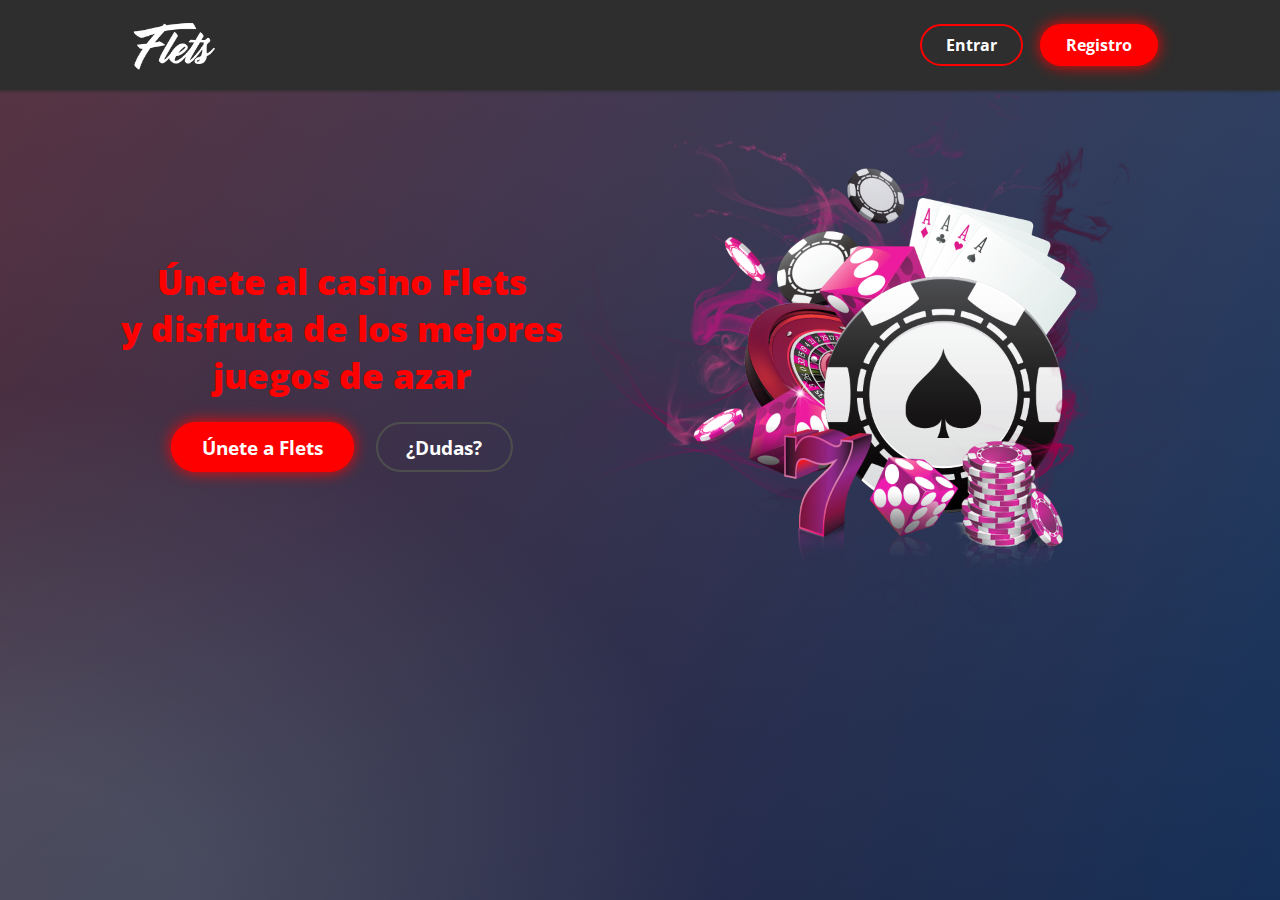
<file: index.html>
<!DOCTYPE html>
<html>
<head>
    <meta charset="UTF-8"/>
    <link rel="stylesheet" href="css/landing.css">
    <title>Flets</title>
    <link rel='icon' type='image/png' href='images/Flets.png'>
</head>
<body>
    <header>
        <a><img src="images/Flets.png" alt="Logo Flets"></a>
        <div>
            <a id="entrar" href="login">Entrar</a>
            <a id="registro" href="register">Registro</a>
        </div>
    </header>
        
    <main>
        <div>
            <p>Únete al casino Flets<br>y disfruta de los mejores<br>juegos de azar</p>
            <a id="registro2" href="register">Únete a Flets</a>
            <a id="faq" href="dudas">¿Dudas?</a>
        </div>
        <img src="images/landing-image.png" alt="Imagen inicio casino">
    </main>
</body>
</html>
</file>
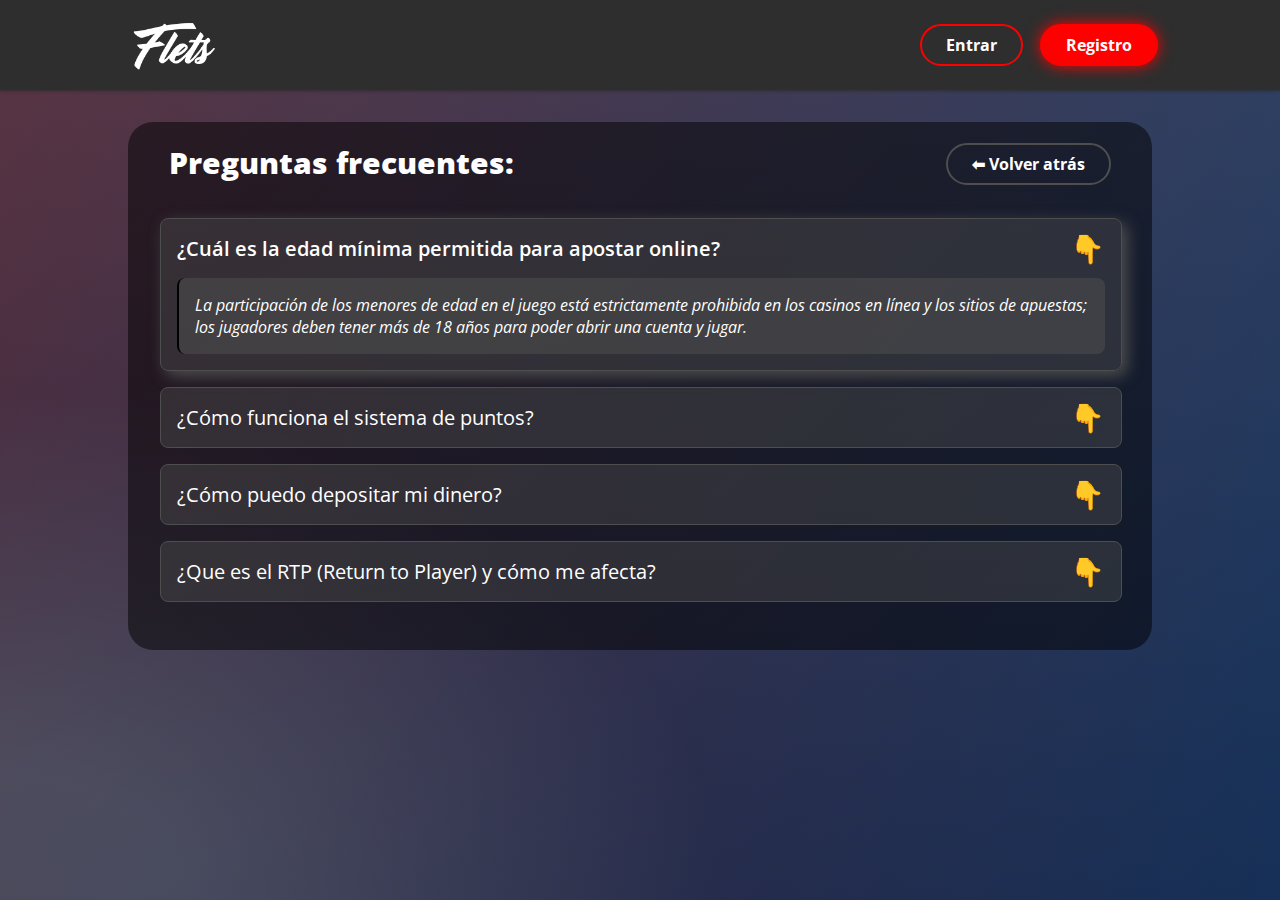
<file: dudas/index.html>
<!DOCTYPE html>
<html>
<head>
    <meta charset="UTF-8"/>
    <link rel="stylesheet" href="../css/faq.css">
    <title>Flets | Preguntas frecuentes</title>
    <link rel='icon' type='image/png' href='../images/Flets.png'>
</head>
<body>
    <header>
        <a href="../"><img src="../images/Flets.png" alt="Logo Flets"></a>
        <div>
            <a id="entrar" href="../login">Entrar</a>
            <a id="registro" href="../register">Registro</a>
        </div>
    </header>
    <main>
        <div id="listaJuegos">
            <div id="headerJuegos">
                <p id="tituloJuegos">Preguntas frecuentes:</p>
                <a id="faq" href="../">&#11013; Volver atrás</a>
            </div>
            <div class="faq-container">
                <details open>
                    <summary>¿Cuál es la edad mínima permitida para apostar online?</summary>
                    <p>La participación de los menores de edad en el juego está estrictamente prohibida en los casinos en línea y los sitios de apuestas; los jugadores deben tener más de 18 años para poder abrir una cuenta y jugar.</p>
                </details>

                <details>
                    <summary>¿Cómo funciona el sistema de puntos?</summary>
                    <p>Nuestro casino sigue un sistema de puntos de 1:100, lo que significa que cada euro que deposites equivale a 100 puntos.</p>
                </details>
              
                <details>
                    <summary>¿Cómo puedo depositar mi dinero?</summary>
                    <p>Nuestro casino acepta pagos mediante tarjeta de crédito o débito, para acceder a la zona de deposito, debes hacer click en tu puntuación una vez hayas ingresado en la web con tu cuenta.</p>
                </details>
                
                <details>
                    <summary>¿Que es el RTP (Return to Player) y cómo me afecta?</summary>
                    <p>Los porcentajes de retorno al jugador (RTP) son establecidos por compañías de auditoría para mostrar la tasa de rendimiento promedio esperada del casino. Nosotros tenemos una tasa de 95% de RTP, lo que indica que por cada euro apostado se espera que recuperes 95 céntimos.</p>
                </details>
            </div>
        </div>
    </main>
</body>
</html>
</file>
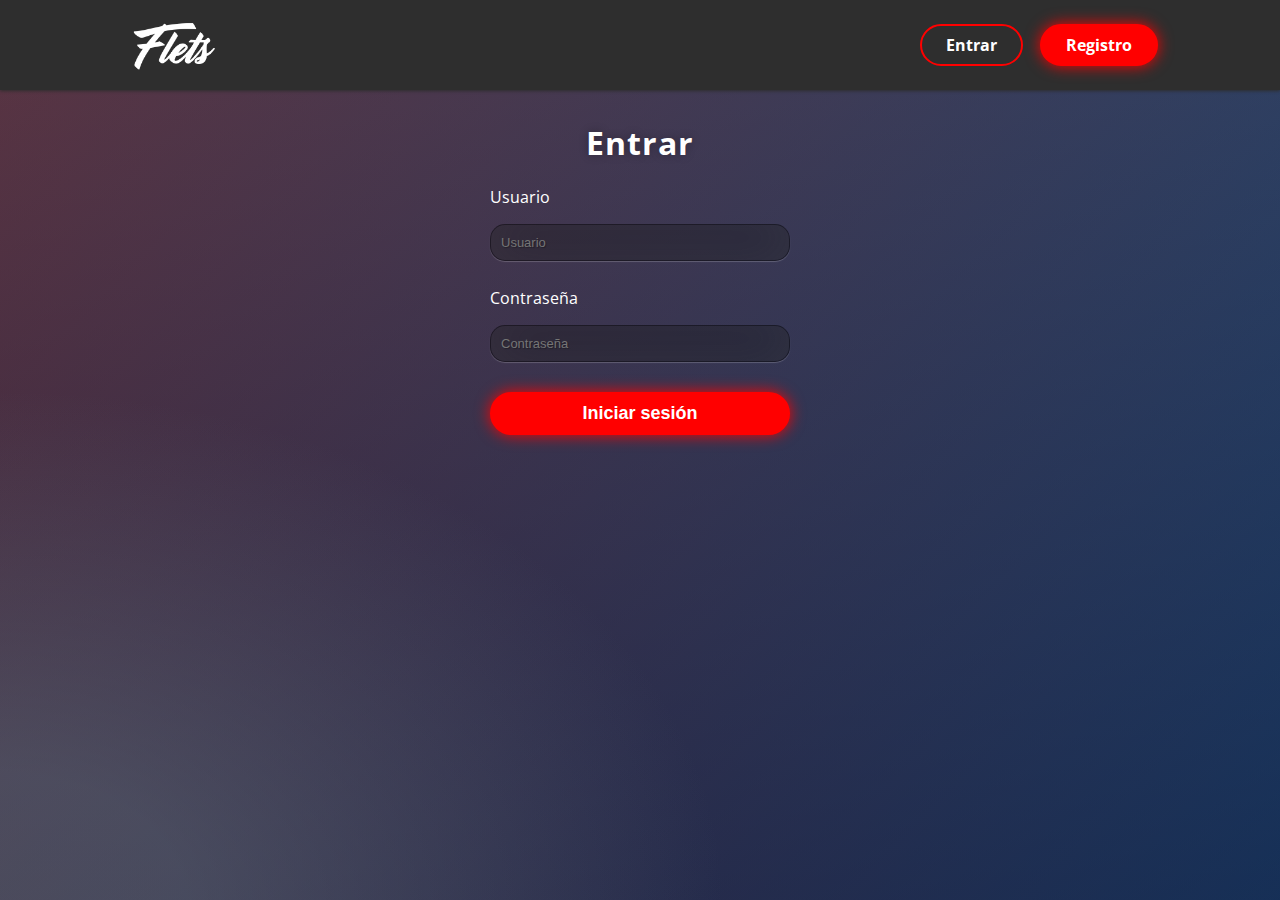
<file: login/index.html>
<!DOCTYPE html>
<html>
<head>
    <meta charset="UTF-8"/>
    <title>Flets | Entrar</title>
    <link rel="stylesheet" href="../css/login.css">
    <link rel='icon' type='image/png' href='../images/Flets.png'>
</head>
<body>
    <header>
        <a href="../"><img src="../images/Flets.png" alt="Logo Flets"></a>
        <div>
            <a id="entrar" href="../login">Entrar</a>
            <a id="registro" href="../register">Registro</a>
        </div>
    </header>

    <div class="login">
        <h1>Entrar</h1>
        <form method="post" action="../php/login.php">
            <p>Usuario</p>
            <input type="text" name="usuario" placeholder="Usuario" required="required" />
            <p>Contraseña</p>
            <input type="password" name="contraseña" placeholder="Contraseña" required="required" />
            <button type="submit" class="btn btn-primary btn-block btn-large">Iniciar sesión</button>
        </form>
    </div>

</body>
</html>
</file>
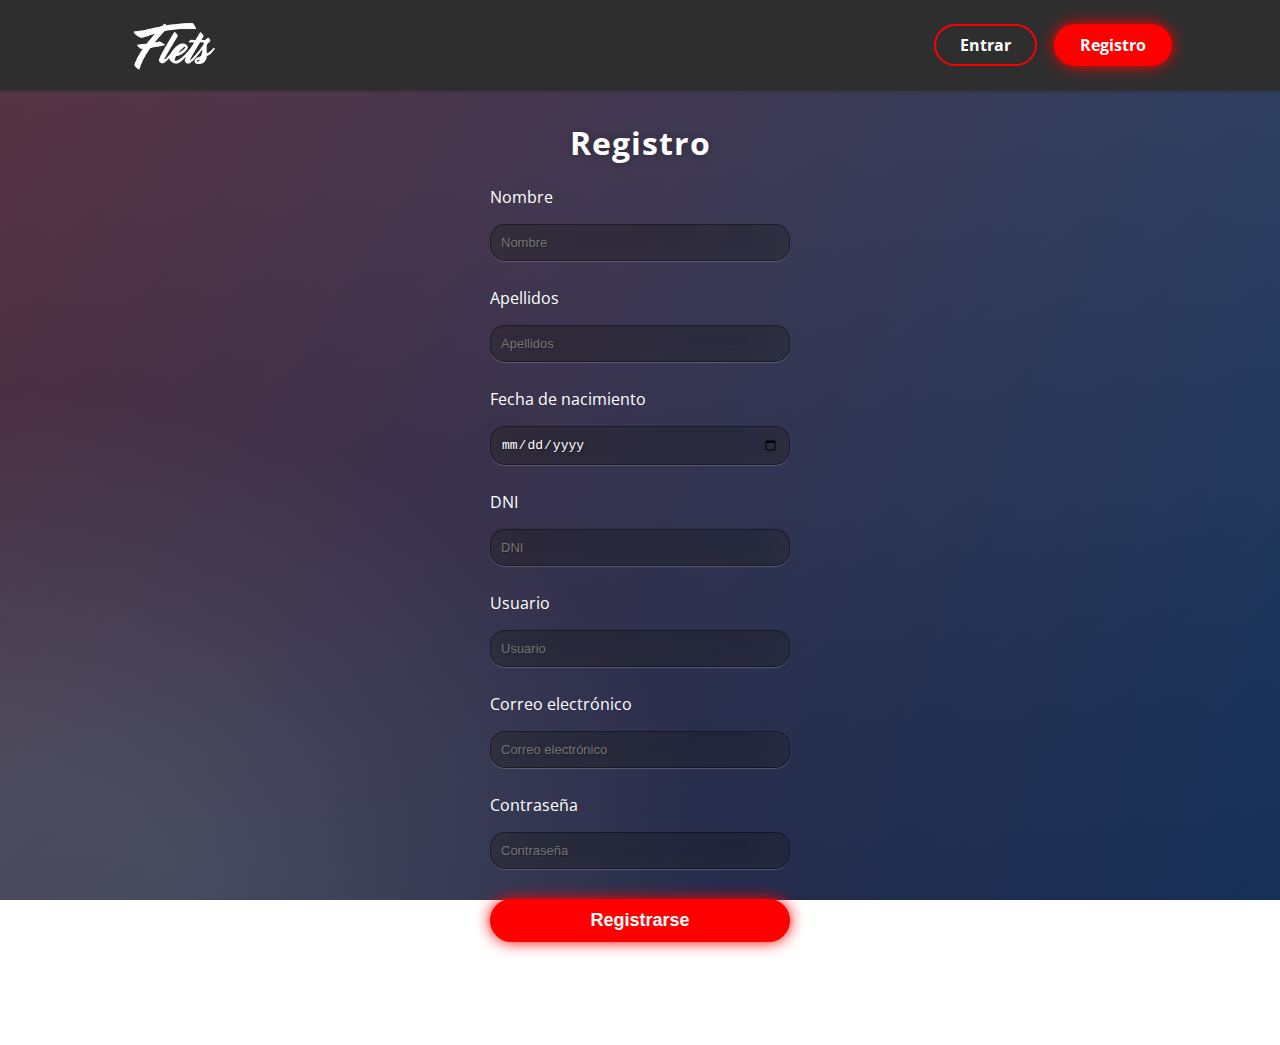
<file: register/index.html>
<!DOCTYPE html>
<html>
<head>
    <meta charset="UTF-8"/>
    <title>Flets | Registro</title>
    <link rel="stylesheet" href="../css/register.css">
    <link rel='icon' type='image/png' href='../images/Flets.png'>
</head>
<body>
    <header>
        <a href="../"><img src="../images/Flets.png" alt="Logo Flets"></a>
        <div>
            <a id="entrar" href="../login">Entrar</a>
            <a id="registro" href="../register">Registro</a>
        </div>
    </header>

    <div class="register">
        <h1>Registro</h1>
        <form method="post" action="../php/register.php" id="form">
            <p>Nombre</p>
            <input type="text" id="nombre" name="nombre" placeholder="Nombre" required="required" />
            <span class="error" aria-live="polite"></span>
            <p>Apellidos</p>
            <input type="text" id="apellidos" name="apellidos" placeholder="Apellidos" required="required" />
            <span class="error" aria-live="polite"></span>
            <p>Fecha de nacimiento</p>
            <input type="date" id="fecha" name="fecha" placeholder="Fecha de nacimiento" required="required" />
            <span class="error" aria-live="polite"></span>
            <p>DNI</p>
            <input type="text" id="dni" name="dni" placeholder="DNI" required="required" />
            <span class="error" aria-live="polite"></span>
            <p>Usuario</p>
            <input type="text" id="usuario" name="usuario" placeholder="Usuario" required="required" />
            <span class="error" aria-live="polite"></span>
            <p>Correo electrónico</p>
            <input type="text" id="correo" name="correo" placeholder="Correo electrónico" required="required" />
            <span class="error" aria-live="polite"></span>
            <p>Contraseña</p>
            <input type="password" id="contraseña" name="contraseña" placeholder="Contraseña" required="required" />
            <span class="error" aria-live="polite"></span>
            <button type="submit" class="btn btn-primary btn-block btn-large">Registrarse</button>
            
        </form>
    </div>
    <script src="../js/register.js"></script>
</body>
</html>
</file>
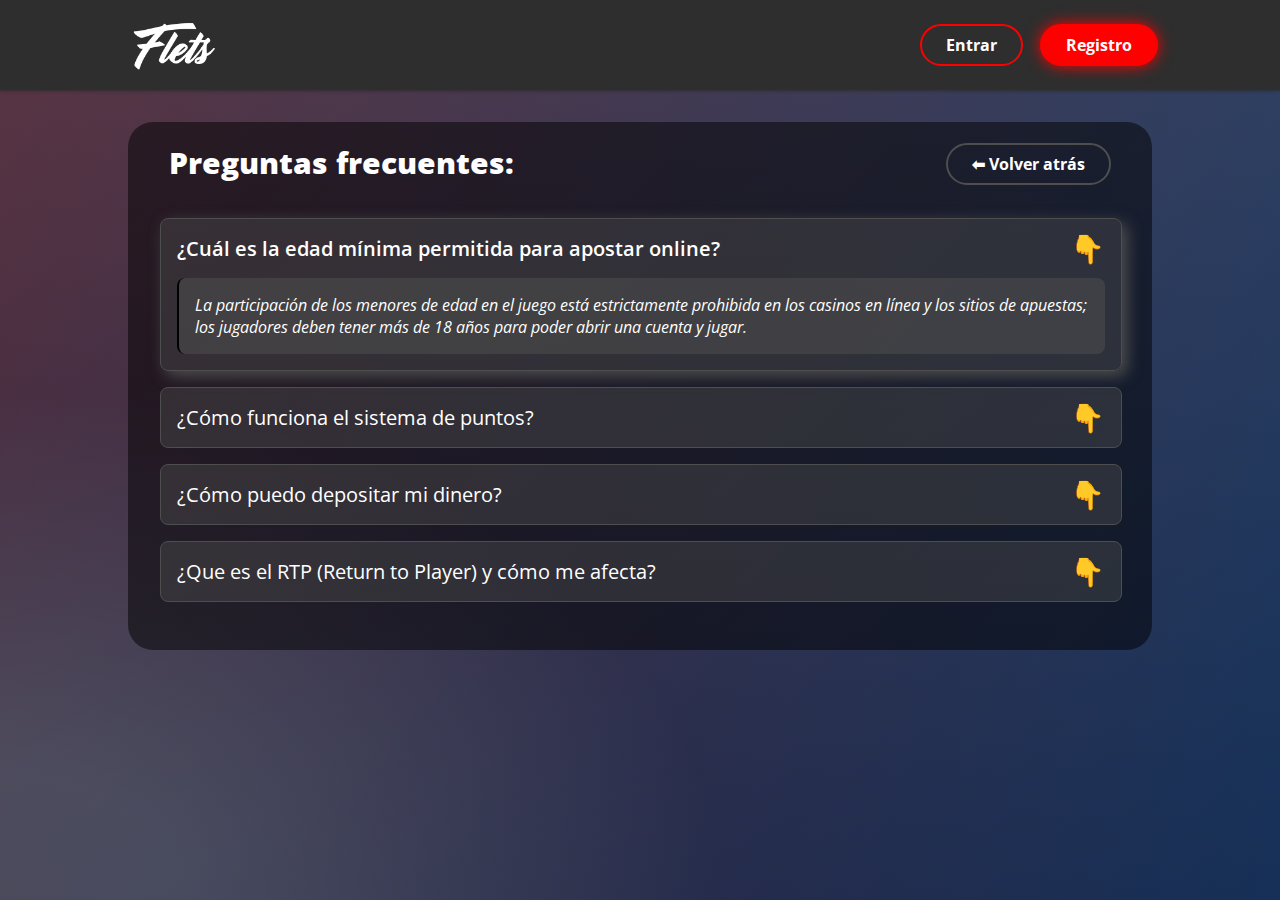
<file: faq/faq.html>
<!DOCTYPE html>
<html>
<head>
    <meta charset="UTF-8"/>
    <link rel="stylesheet" href="../css/faq.css">
    <title>Flets | Preguntas frecuentes</title>
</head>
<body>
    <header>
        <a href="../index.html"><img src="../images/Flets.png" alt="Logo Flets"></a>
        <div>
            <a id="entrar" href="../login/login.html">Entrar</a>
            <a id="registro" href="../register/register.html">Registro</a>
        </div>
    </header>
    <main>
        <div id="listaJuegos">
            <div id="headerJuegos">
                <p id="tituloJuegos">Preguntas frecuentes:</p>
                <a id="faq" href="../index.html">&#11013; Volver atrás</a>
            </div>
            <div class="faq-container">
                <details open>
                    <summary>¿Cuál es la edad mínima permitida para apostar online?</summary>
                    <p>La participación de los menores de edad en el juego está estrictamente prohibida en los casinos en línea y los sitios de apuestas; los jugadores deben tener más de 18 años para poder abrir una cuenta y jugar.</p>
                </details>

                <details>
                    <summary>¿Cómo funciona el sistema de puntos?</summary>
                    <p>Nuestro casino sigue un sistema de puntos de 1:100, lo que significa que cada euro que deposites equivale a 100 puntos.</p>
                </details>
              
                <details>
                    <summary>¿Cómo puedo depositar mi dinero?</summary>
                    <p>Nuestro casino acepta pagos mediante tarjeta de crédito o débito, para acceder a la zona de deposito, debes hacer click en tu puntuación una vez hayas ingresado en la web con tu cuenta.</p>
                </details>
                
                <details>
                    <summary>¿Que es el RTP (Return to Player) y cómo me afecta?</summary>
                    <p>Los porcentajes de retorno al jugador (RTP) son establecidos por compañías de auditoría para mostrar la tasa de rendimiento promedio esperada del casino. Nosotros tenemos una tasa de 95% de RTP, lo que indica que por cada euro apostado se espera que recuperes 95 céntimos.</p>
                </details>
            </div>
        </div>
    </main>
</body>
</html>
</file>
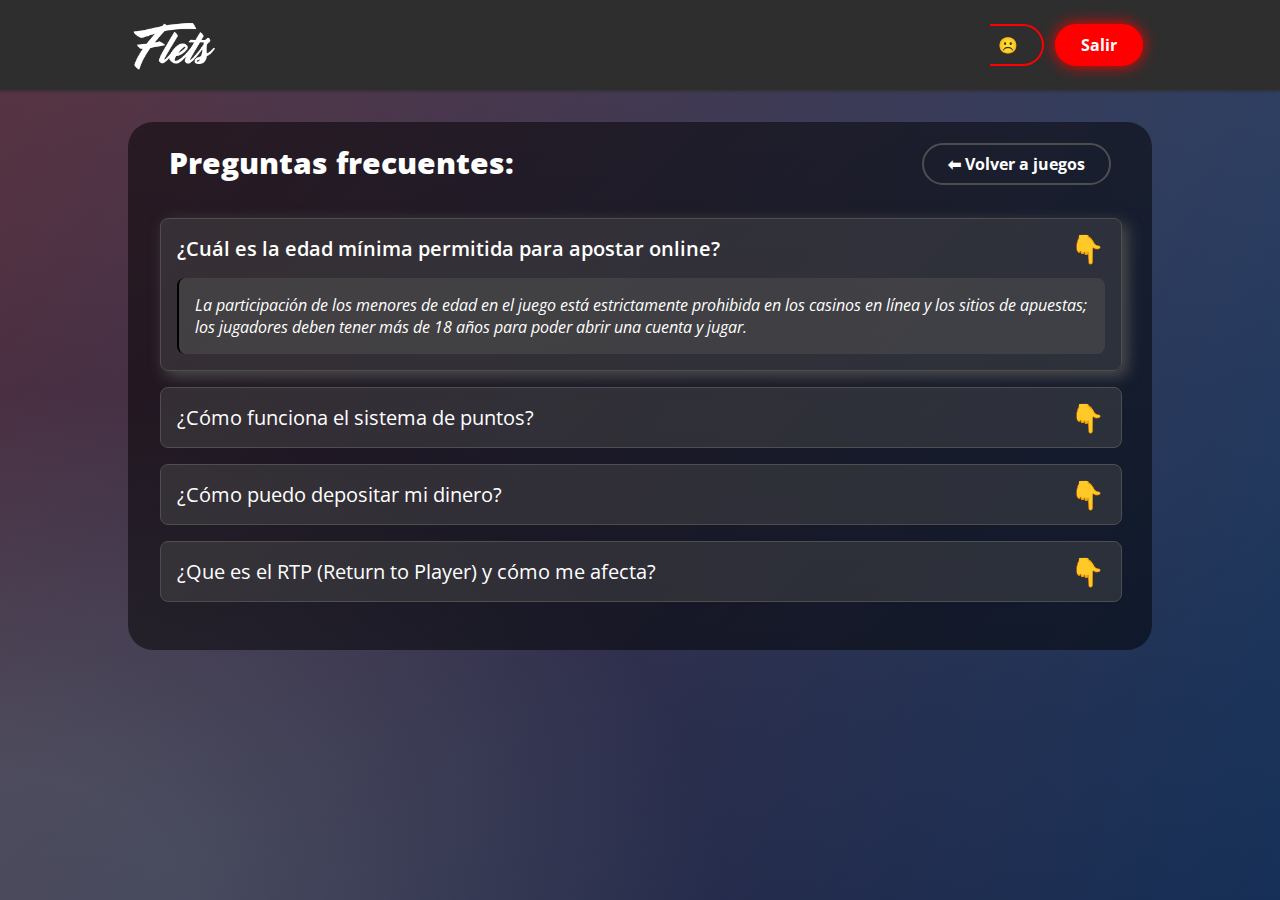
<file: faq/faqLogged.html>
<!DOCTYPE html>
<html>
<head>
    <meta charset="UTF-8"/>
    <link rel="stylesheet" href="../css/faq.css">
    <title>Flets | Preguntas frecuentes</title>
</head>
<body>
    <header>
        <a href="../inicio/inicio.html"><img src="../images/Flets.png" alt="Logo Flets"></a>
        <div>
            <a id="puntos">&#x2639;&#xFE0F;</a>
            <a id="logout" href="../index.html">Salir</a>
        </div>
    </header>
    <main>
        <div id="listaJuegos">
            <div id="headerJuegos">
                <p id="tituloJuegos">Preguntas frecuentes:</p>
                <a id="faq" href="../inicio/inicio.html">&#11013; Volver a juegos</a>
            </div>
            <div class="faq-container">
                <details open>
                    <summary>¿Cuál es la edad mínima permitida para apostar online?</summary>
                    <p>La participación de los menores de edad en el juego está estrictamente prohibida en los casinos en línea y los sitios de apuestas; los jugadores deben tener más de 18 años para poder abrir una cuenta y jugar.</p>
                </details>

                <details>
                    <summary>¿Cómo funciona el sistema de puntos?</summary>
                    <p>Nuestro casino sigue un sistema de puntos de 1:100, lo que significa que cada euro que deposites equivale a 100 puntos.</p>
                </details>
              
                <details>
                    <summary>¿Cómo puedo depositar mi dinero?</summary>
                    <p>Nuestro casino acepta pagos mediante tarjeta de crédito o débito, para acceder a la zona de deposito, debes hacer click en tu puntuación una vez hayas ingresado en la web con tu cuenta.</p>
                </details>
                
                <details>
                    <summary>¿Que es el RTP (Return to Player) y cómo me afecta?</summary>
                    <p>Los porcentajes de retorno al jugador (RTP) son establecidos por compañías de auditoría para mostrar la tasa de rendimiento promedio esperada del casino. Nosotros tenemos una tasa de 95% de RTP, lo que indica que por cada euro apostado se espera que recuperes 95 céntimos.</p>
                </details>
            </div>
        </div>
    </main>
</body>
</html>
</file>
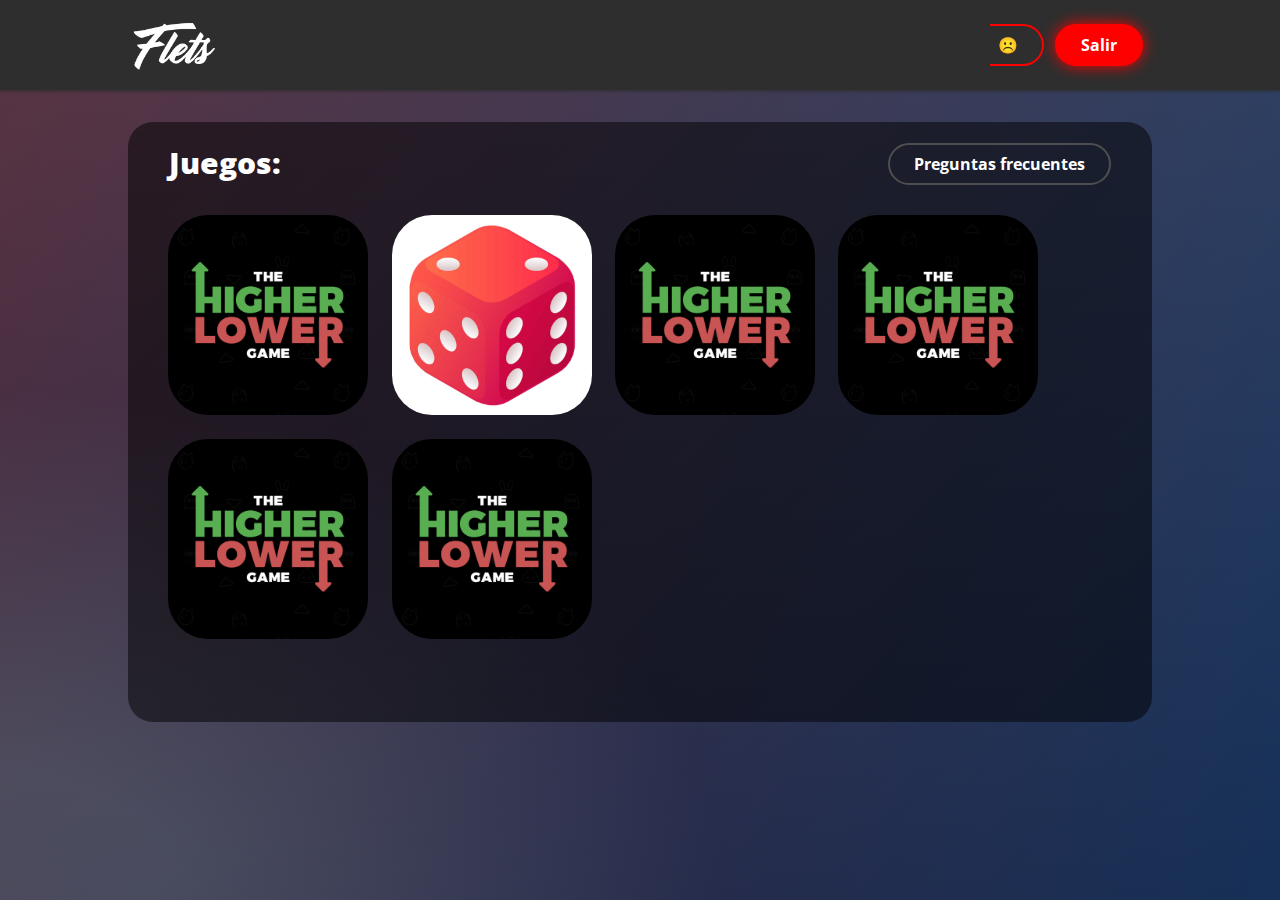
<file: inicio/inicio.html>
<!DOCTYPE html>
<html>
<head>
    <meta charset="UTF-8"/>
    <link rel="stylesheet" href="../css/inicio.css">
    <title>Flets | Inicio</title>
</head>
<body>
    <header>
        <a href="#"><img src="../images/Flets.png" alt="Logo Flets"></a>
        <div>
            <a id="puntos">&#x2639;&#xFE0F;</a>
            <a id="logout" href="../index.html">Salir</a>
        </div>
    </header>
    <main>
        <div id="listaJuegos">
            <div id="headerJuegos">
                <p id="tituloJuegos">Juegos:</p>
                <a id="faq" href="../faq/faqLogged.html">Preguntas frecuentes</a>
            </div>
            <div id="lista">
                <a href="../games/highlow/highlow.html"><img src="../games/icons/higherorlower.png" alt="higher or lower"></a>
                <a href="../games/dicegame/dicegame.html"><img src="../games/icons/dicegame.png" alt="dice game"></a>
                <a href="../games/highlow/highlow.html"><img src="../games/icons/higherorlower.png" alt="higher or lower"></a>
                <a href="../games/highlow/highlow.html"><img src="../games/icons/higherorlower.png" alt="higher or lower"></a>
                <a href="../games/highlow/highlow.html"><img src="../games/icons/higherorlower.png" alt="higher or lower"></a>
                <a href="../games/highlow/highlow.html"><img src="../games/icons/higherorlower.png" alt="higher or lower"></a>

            </div>
        </div>
    </main>
</body>
</html>
</file>
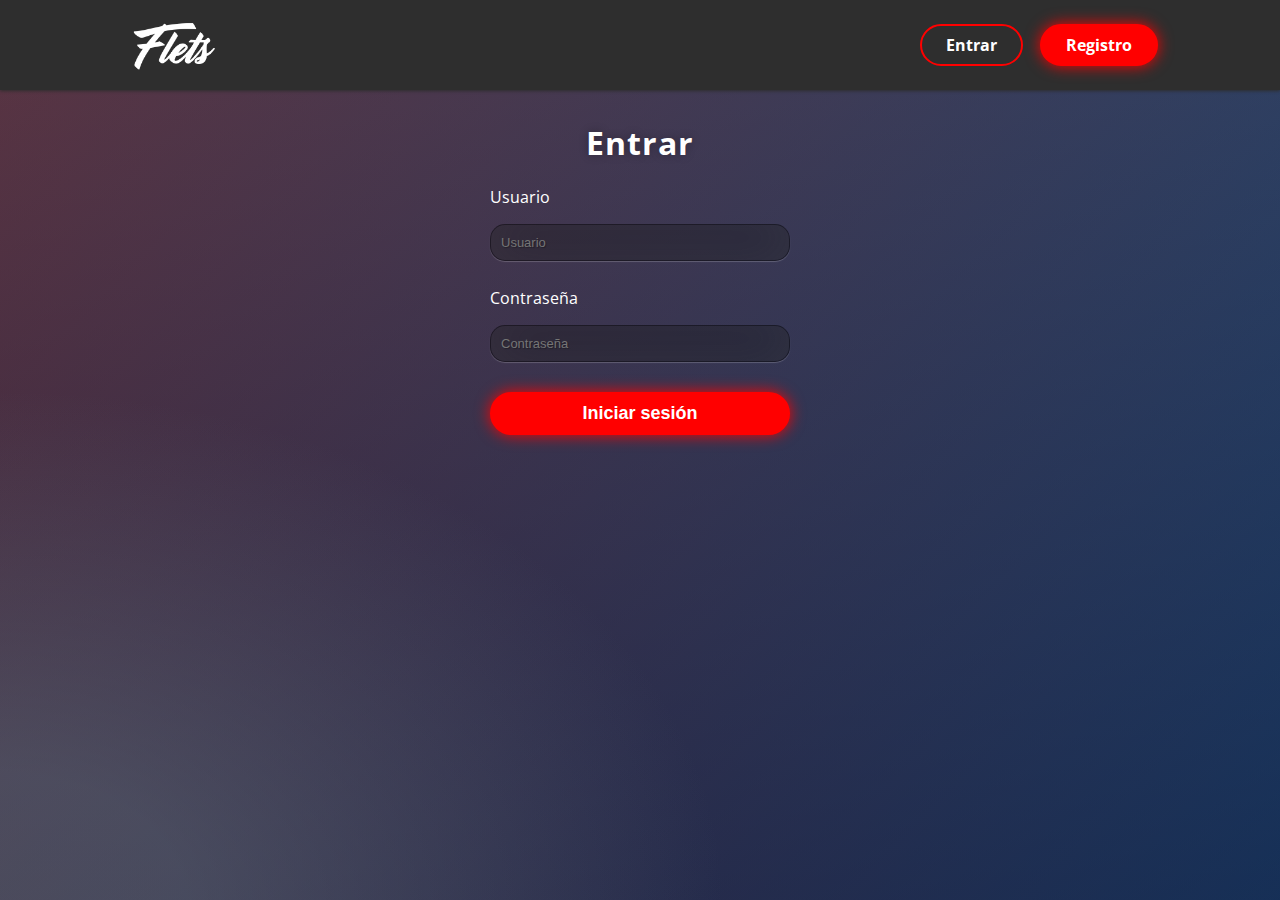
<file: login/login.html>
<!DOCTYPE html>
<html>
<head>
    <meta charset="UTF-8"/>
    <title>Flets | Entrar</title>
    <link rel="stylesheet" href="../css/login.css">
</head>
<body>
    <header>
        <a href="../index.html"><img src="../images/Flets.png" alt="Logo Flets"></a>
        <div>
            <a id="entrar" href="../login/login.html">Entrar</a>
            <a id="registro" href="../register/register.html">Registro</a>
        </div>
    </header>

    <div class="login">
        <h1>Entrar</h1>
        <form method="post" action="../php/login.php">
            <p>Usuario</p>
            <input type="text" name="usuario" placeholder="Usuario" required="required" />
            <p>Contraseña</p>
            <input type="password" name="contraseña" placeholder="Contraseña" required="required" />
            <button type="submit" class="btn btn-primary btn-block btn-large">Iniciar sesión</button>
        </form>
    </div>

</body>
</html>
</file>
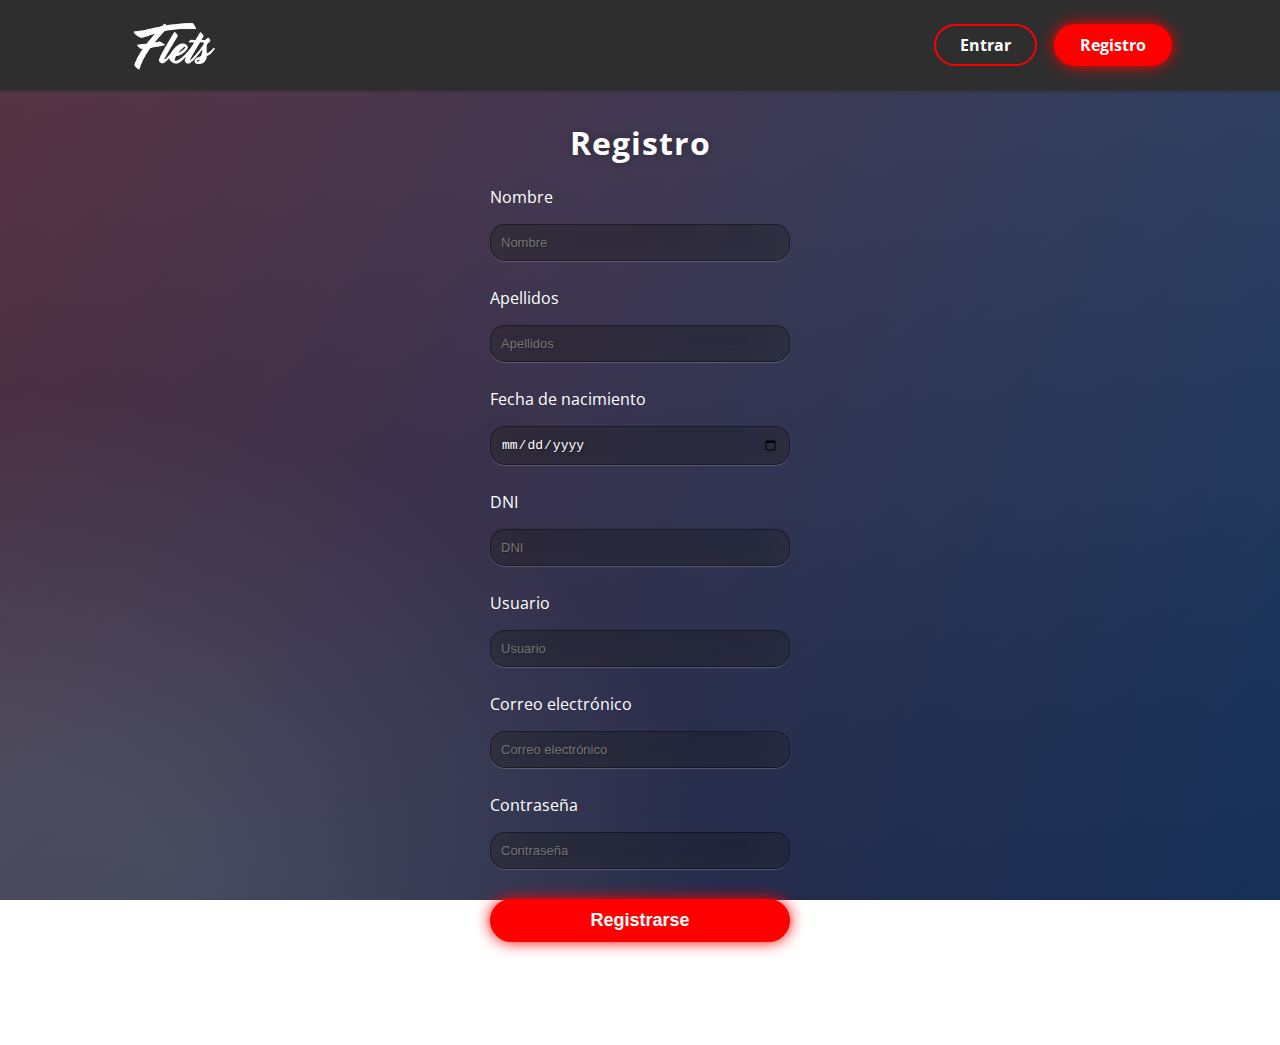
<file: register/register.html>
<!DOCTYPE html>
<html>
<head>
    <meta charset="UTF-8"/>
    <title>Flets | Registro</title>
    <link rel="stylesheet" href="../css/register.css">
</head>
<body>
    <header>
        <a href="../index.html"><img src="../images/Flets.png" alt="Logo Flets"></a>
        <div>
            <a id="entrar" href="../login/login.html">Entrar</a>
            <a id="registro" href="../register/register.html">Registro</a>
        </div>
    </header>

    <div class="register">
        <h1>Registro</h1>
        <form method="post" action="../php/register.php" id="form">
            <p>Nombre</p>
            <input type="text" id="nombre" name="nombre" placeholder="Nombre" required="required" />
            <span class="error" aria-live="polite"></span>
            <p>Apellidos</p>
            <input type="text" id="apellidos" name="apellidos" placeholder="Apellidos" required="required" />
            <span class="error" aria-live="polite"></span>
            <p>Fecha de nacimiento</p>
            <input type="date" id="fecha" name="fecha" placeholder="Fecha de nacimiento" required="required" />
            <span class="error" aria-live="polite"></span>
            <p>DNI</p>
            <input type="text" id="dni" name="dni" placeholder="DNI" required="required" />
            <span class="error" aria-live="polite"></span>
            <p>Usuario</p>
            <input type="text" id="usuario" name="usuario" placeholder="Usuario" required="required" />
            <span class="error" aria-live="polite"></span>
            <p>Correo electrónico</p>
            <input type="text" id="correo" name="correo" placeholder="Correo electrónico" required="required" />
            <span class="error" aria-live="polite"></span>
            <p>Contraseña</p>
            <input type="password" id="contraseña" name="contraseña" placeholder="Contraseña" required="required" />
            <span class="error" aria-live="polite"></span>
            <button type="submit" class="btn btn-primary btn-block btn-large">Registrarse</button>
            
        </form>
    </div>
    <script src="../js/register.js"></script>
</body>
</html>
</file>
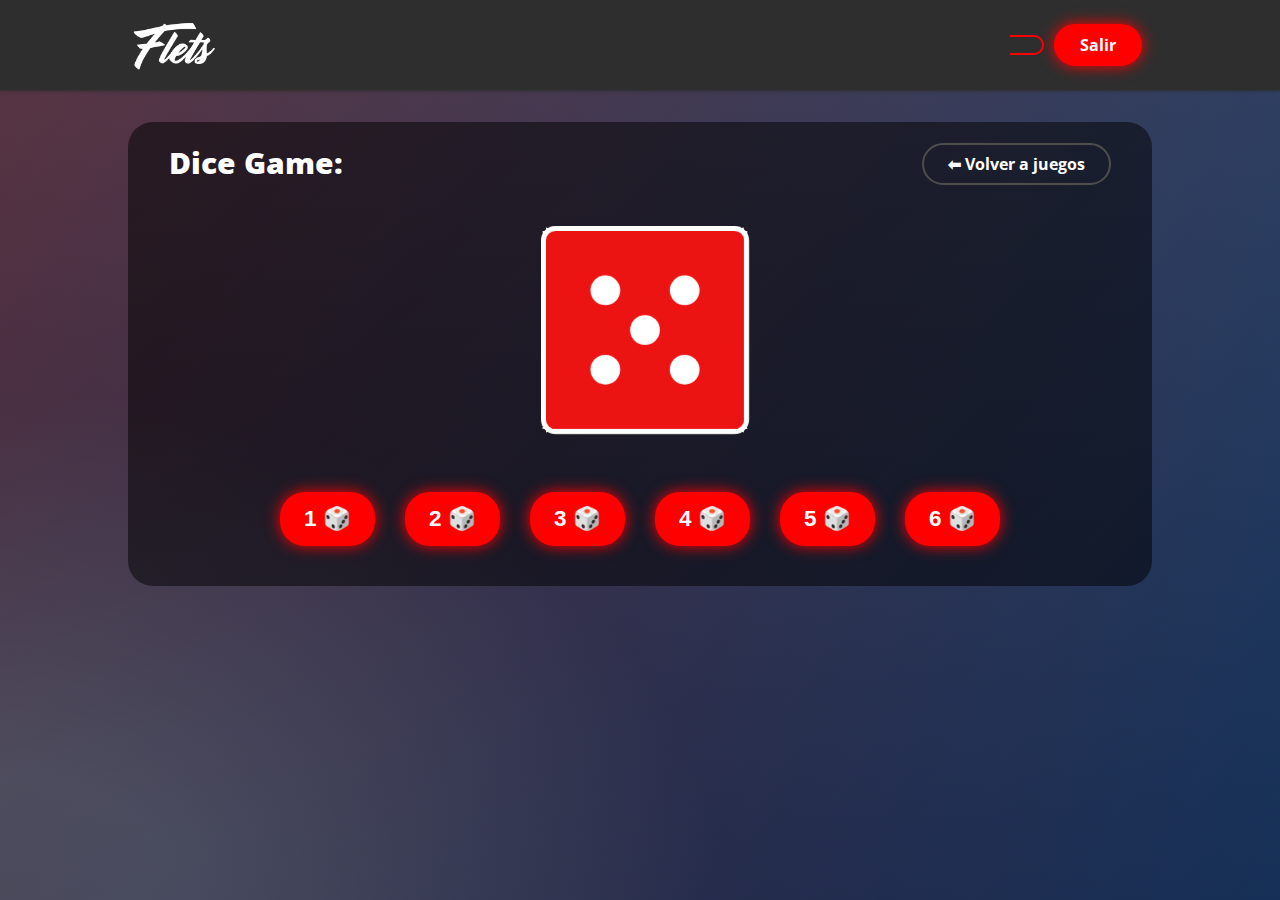
<file: games/dicegame/dicegame.html>
<!DOCTYPE html>
<html>
<head>
    <meta charset="UTF-8"/>
    <link rel="stylesheet" href="../../css/dicegame.css">
    <title>Flets | Dice game</title>
</head>
<body>
    <header>
        <a href="../../inicio/inicio.html"><img src="../../images/Flets.png" alt="Logo Flets"></a>
        <div>
            <a id="puntos">&#x2639;&#xFE0F;</a>
            <a id="logout" href="../../index.html">Salir</a>
        </div>
    </header>
    <main>
        <div id="listaJuegos">
            <div id="headerJuegos">
                <p id="tituloJuegos">Dice Game:</p>
                <a id="faq" href="../../inicio/inicio.html">&#11013; Volver a juegos</a>
            </div>
            <div class = "scene">
                <div class="cube">
                    <div class="cube__face cube__face--1">
                        <span class="dot dot1"></span>
                    </div>
                    <div class="cube__face cube__face--2">
                        <span class="dot dot1"></span>
                        <span class="dot dot2"></span>
                    </div>
                    <div class="cube__face cube__face--3">
                        <span class="dot dot1"></span>
                        <span class="dot dot2"></span>  
                        <span class="dot dot3"></span>
                    </div>
                    <div class="cube__face cube__face--4">
                        <span class="dot dot1"></span>
                        <span class="dot dot2"></span>  
                        <span class="dot dot3"></span>
                        <span class="dot dot4"></span>
                    </div>
                    <div class="cube__face cube__face--5">
                        <span class="dot dot1"></span>
                        <span class="dot dot2"></span>  
                        <span class="dot dot3"></span>
                        <span class="dot dot4"></span>
                        <span class="dot dot5"></span>
                    </div>
                    <div class="cube__face cube__face--6">
                        <span class="dot dot1"></span>
                        <span class="dot dot2"></span>  
                        <span class="dot dot3"></span>
                        <span class="dot dot4"></span>
                        <span class="dot dot5"></span>
                        <span class="dot dot6"></span>
                    </div>
                </div>
            </div>
            <div id="botones">
                <button id="1">1 &#127922;</button>
                <button id="2">2 &#127922;</button>
                <button id="3">3 &#127922;</button>
                <button id="4">4 &#127922;</button>
                <button id="5">5 &#127922;</button>
                <button id="6">6 &#127922;</button>
            </div>
            <p id="dicegameresultado"></p>
        </div>
    </main>
    <script src="dicegame.js"></script>
</body>
</html>
</file>
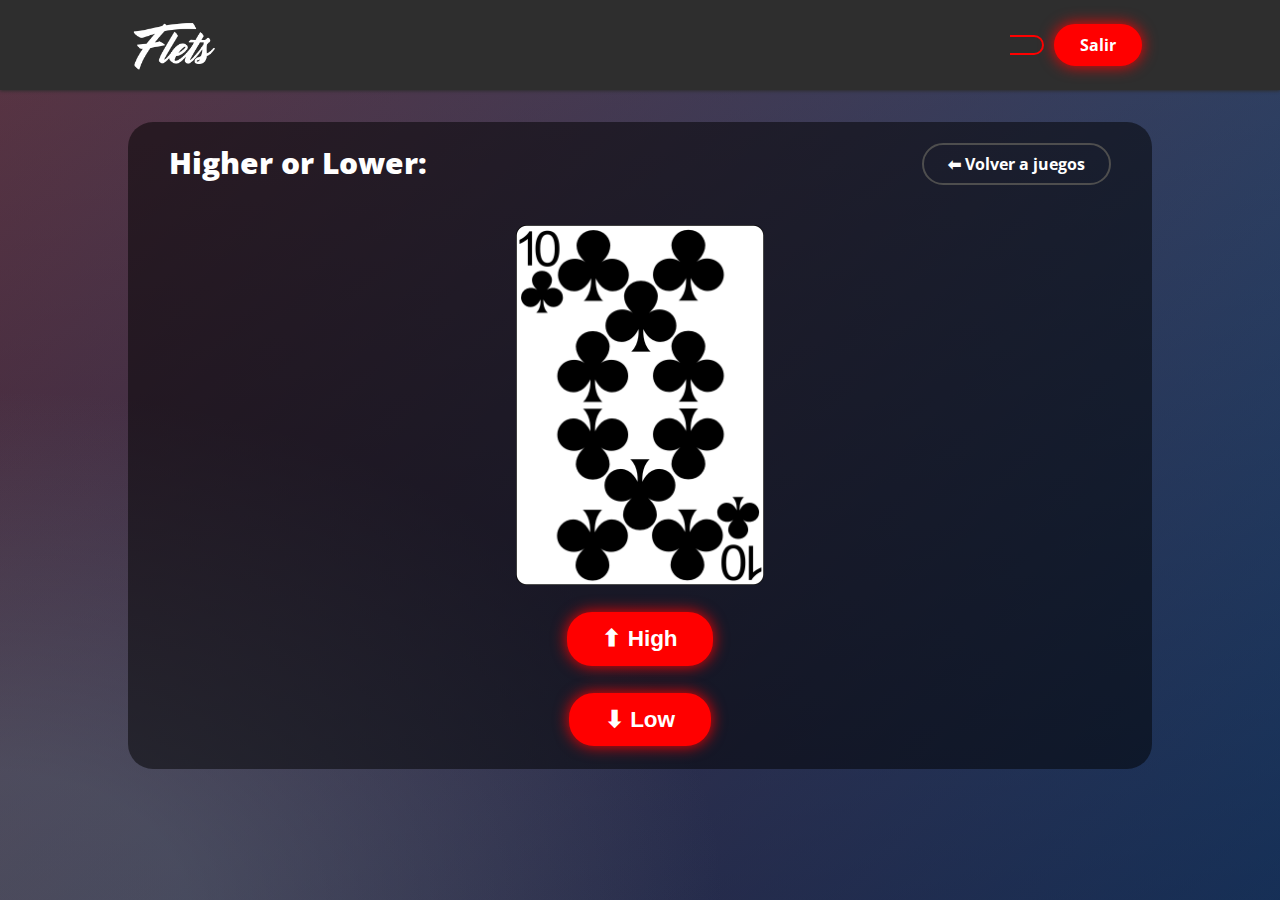
<file: games/highlow/highlow.html>
<!DOCTYPE html>
<html>
<head>
    <meta charset="UTF-8"/>
    <link rel="stylesheet" href="../../css/highlow.css">
    <title>Flets | Higher or Lower</title>
</head>
<body>
    <header>
        <a href="../../inicio/inicio.html"><img src="../../images/Flets.png" alt="Logo Flets"></a>
        <div>
            <a id="puntos">&#x2639;&#xFE0F;</a>
            <a id="logout" href="../../index.html">Salir</a>
        </div>
    </header>
    <main>
        <div id="listaJuegos">
            <div id="headerJuegos">
                <p id="tituloJuegos">Higher or Lower:</p>
                <a id="faq" href="../../inicio/inicio.html">&#11013; Volver a juegos</a>
            </div>
            <div id="highorlow">
            </div>
            <button id="high">&#11014; High</button>
            <button id="low">&#11015; Low</button>
            <p id="highlowresultado"></p>
        </div>
    </main>
    <script src="highlow.js"></script>
</body>
</html>
</file>
<file: css/landing.css>
@import url(https://fonts.googleapis.com/css?family=Open+Sans);

html { width: 100%; height:100%;}

body {
    font-family: 'Open Sans', sans-serif;
    margin: 0%;
    width: 100%;
	height:100%;
	background: #092756;
	background: -moz-radial-gradient(0% 100%, ellipse cover, rgba(104,128,138,.4) 10%,rgba(138,114,76,0) 40%),-moz-linear-gradient(top,  rgba(57,173,219,.25) 0%, rgba(42,60,87,.4) 100%), -moz-linear-gradient(-45deg,  #670d10 0%, #092756 100%);
	background: -webkit-radial-gradient(0% 100%, ellipse cover, rgba(104,128,138,.4) 10%,rgba(138,114,76,0) 40%), -webkit-linear-gradient(top,  rgba(57,173,219,.25) 0%,rgba(42,60,87,.4) 100%), -webkit-linear-gradient(-45deg,  #670d10 0%,#092756 100%);
	background: -o-radial-gradient(0% 100%, ellipse cover, rgba(104,128,138,.4) 10%,rgba(138,114,76,0) 40%), -o-linear-gradient(top,  rgba(57,173,219,.25) 0%,rgba(42,60,87,.4) 100%), -o-linear-gradient(-45deg,  #670d10 0%,#092756 100%);
	background: -ms-radial-gradient(0% 100%, ellipse cover, rgba(104,128,138,.4) 10%,rgba(138,114,76,0) 40%), -ms-linear-gradient(top,  rgba(57,173,219,.25) 0%,rgba(42,60,87,.4) 100%), -ms-linear-gradient(-45deg,  #670d10 0%,#092756 100%);
	background: -webkit-radial-gradient(0% 100%, ellipse cover, rgba(104,128,138,.4) 10%,rgba(138,114,76,0) 40%), linear-gradient(to bottom,  rgba(57,173,219,.25) 0%,rgba(42,60,87,.4) 100%), linear-gradient(135deg,  #670d10 0%,#092756 100%);
	filter: progid:DXImageTransform.Microsoft.gradient( startColorstr='#3E1D6D', endColorstr='#092756',GradientType=1 );
    background-attachment:fixed;
}

header {
    background-color: #2e2e2e;
    height: 90px;
    box-shadow: 0px 1px 3px #2e2e2e;
}

header>a>img {
    float:left;
    margin: 16px;
    margin-left: 10%;
    height: 60px;
}

header>div {
    height: 90px;
    width: fit-content;
    float:right;
    margin-right: 10%;
    display: flex;
    align-items: center;
    padding-right: 20px;
}

#entrar {
    color: white;
    border-radius: 25px;
    border: 2px solid #ff0000;
    padding: 0.5em 1.5em;
    position: relative;
    text-decoration: none;
    font-weight: 700;
    margin: 4%;
}

#entrar:hover {
    background-color: #990c0cc9;
    cursor: pointer;
    box-shadow: 0px 0px 15px red;
}
  
#entrar:active {
    top: 2px;
}

#registro {
    background-color: red;
    color: white;
    border-radius: 25px;
    border: 2px solid red;
    padding: 0.5em 1.5em;
    position: relative;
    text-decoration: none;
    font-weight: 700;
    margin-left: 4%;
    box-shadow: 0px 0px 15px red;
}

#registro:hover {
    background-color: #ce0606;
    border: 2px solid #ce0606;
    cursor: pointer;
}
  
#registro:active {
    top: 2px;
}

main {
    width: 100%;
    display: flex;
    align-items: center;
}

main>div {
    float:left;
    margin-left: auto;
    text-align: center;
}

main>div>p {
    font-size: 2.7vw;
    font-weight: 800;
    color: red;
    margin-top: 0px;
}

main>img {
    width: 50vw;
    float:right;
    margin-right: 6vw;
}

#registro2 {
    background-color: red;
    color: white;
    border-radius: 40px;
    border: 2px solid red;
    padding: 0.5em 1.5em;
    position: relative;
    text-decoration: none;
    font-weight: 700;
    margin-right: 2%;
    box-shadow: 0px 0px 15px red;
    font-size: 1.5vw;
}

#registro2:hover {
    background-color: #ce0606;
    border: 2px solid #ce0606;
    cursor: pointer;
}
  
#registro2:active {
    top: 2px;
}

#faq {
    color: white;
    border-radius: 40px;
    border: 2px solid #4e4e4e;
    padding: 0.5em 1.5em;
    position: relative;
    text-decoration: none;
    font-weight: 700;
    margin-top: 0px;
    font-size: 1.5vw;
    margin-left: 2%;
}

#faq:hover {
    background-color: #4e4e4e6b;
    cursor: pointer;
    box-shadow: 0px 0px 15px #4e4e4e;
}
  
#faq:active {
    top: 2px;
}

::-webkit-scrollbar {
    width: auto;
}
  
  ::-webkit-scrollbar-track {
      background: #2e2e2e;
  }

  ::-webkit-scrollbar-thumb {
    background: #ff0000;
    border-radius: 25px;
}
</file>
<file: css/faq.css>
@import url(https://fonts.googleapis.com/css?family=Open+Sans);

html { width: 100%; height:100%;}

body {
    font-family: 'Open Sans', sans-serif;
    margin: 0%;
    width: 100%;
	height:100%;
	background: #092756;
	background: -moz-radial-gradient(0% 100%, ellipse cover, rgba(104,128,138,.4) 10%,rgba(138,114,76,0) 40%),-moz-linear-gradient(top,  rgba(57,173,219,.25) 0%, rgba(42,60,87,.4) 100%), -moz-linear-gradient(-45deg,  #670d10 0%, #092756 100%);
	background: -webkit-radial-gradient(0% 100%, ellipse cover, rgba(104,128,138,.4) 10%,rgba(138,114,76,0) 40%), -webkit-linear-gradient(top,  rgba(57,173,219,.25) 0%,rgba(42,60,87,.4) 100%), -webkit-linear-gradient(-45deg,  #670d10 0%,#092756 100%);
	background: -o-radial-gradient(0% 100%, ellipse cover, rgba(104,128,138,.4) 10%,rgba(138,114,76,0) 40%), -o-linear-gradient(top,  rgba(57,173,219,.25) 0%,rgba(42,60,87,.4) 100%), -o-linear-gradient(-45deg,  #670d10 0%,#092756 100%);
	background: -ms-radial-gradient(0% 100%, ellipse cover, rgba(104,128,138,.4) 10%,rgba(138,114,76,0) 40%), -ms-linear-gradient(top,  rgba(57,173,219,.25) 0%,rgba(42,60,87,.4) 100%), -ms-linear-gradient(-45deg,  #670d10 0%,#092756 100%);
	background: -webkit-radial-gradient(0% 100%, ellipse cover, rgba(104,128,138,.4) 10%,rgba(138,114,76,0) 40%), linear-gradient(to bottom,  rgba(57,173,219,.25) 0%,rgba(42,60,87,.4) 100%), linear-gradient(135deg,  #670d10 0%,#092756 100%);
	filter: progid:DXImageTransform.Microsoft.gradient( startColorstr='#3E1D6D', endColorstr='#092756',GradientType=1 );
    background-attachment:fixed;
}

header {
    background-color: #2e2e2e;
    height: 90px;
    box-shadow: 0px 1px 3px #2e2e2e;
}

header>a>img {
    float:left;
    margin: 16px;
    margin-left: 10%;
    height: 60px;
}

header>div {
    height: 90px;
    width: fit-content;
    float:right;
    margin-right: 10%;
    display: flex;
    align-items: center;
    padding-right: 20px;
}

#entrar {
    color: white;
    border-radius: 25px;
    border: 2px solid #ff0000;
    padding: 0.5em 1.5em;
    position: relative;
    text-decoration: none;
    font-weight: 700;
    margin: 4%;
}

#entrar:hover {
    background-color: #990c0cc9;
    cursor: pointer;
    box-shadow: 0px 0px 15px red;
}
  
#entrar:active {
    top: 2px;
}

#registro {
    background-color: red;
    color: white;
    border-radius: 25px;
    border: 2px solid red;
    padding: 0.5em 1.5em;
    position: relative;
    text-decoration: none;
    font-weight: 700;
    margin-left: 4%;
    box-shadow: 0px 0px 15px red;
}

#registro:hover {
    background-color: #ce0606;
    border: 2px solid #ce0606;
    cursor: pointer;
}
  
#registro:active {
    top: 2px;
}

#usuario {
    color: white;
    padding: 0.5em 1.5em;
    position: relative;
    text-decoration: none;
    font-weight: 700;
    border-top-left-radius: 25px;
    border-bottom-left-radius: 25px;
    border-left: 2px solid #ff0000;
    border-bottom: 2px solid #ff0000;
    border-top: 2px solid #ff0000;
    padding-right: 0.5em;
}

#puntos {
    color: white;
    padding: 0.5em 1.5em;
    position: relative;
    text-decoration: none;
    font-weight: 700;
    margin: 4%;
    border-top-right-radius: 25px;
    border-bottom-right-radius: 25px;
    border-right: 2px solid #ff0000;
    border-bottom: 2px solid #ff0000;
    border-top: 2px solid #ff0000;
    margin-left: 0px;
    padding-left: 0.5em;
}

#logout {
    background-color: red;
    color: white;
    border-radius: 25px;
    border: 2px solid red;
    padding: 0.5em 1.5em;
    position: relative;
    text-decoration: none;
    font-weight: 700;
    margin-left: 4%;
    box-shadow: 0px 0px 15px red;
}

#logout:hover {
    background-color: #ce0606;
    border: 2px solid #ce0606;
    cursor: pointer;
}
  
#logout:active {
    top: 2px;
}

main {
    width: 100%;
    display: flex;
    align-items: center;
}

#listaJuegos {
    width: 80%;
    height: auto;
    background-color: #00000080;
    border-radius: 25px;
    margin: auto;
    margin-top: 30px;
}

#headerJuegos {
    display: flex;
}

#tituloJuegos {
    color:white;
    font-size: 30px;
    font-weight: 800;
    margin: 4%;
    margin-top: 20px;
    margin-bottom: 20px;
}

#faq {
    float:right;
    color: white;
    border-radius: 25px;
    border: 2px solid #4e4e4e;
    padding: 0.5em 1.5em;
    position: relative;
    text-decoration: none;
    font-weight: 700;
    margin-right: 4%;
    margin-top: 21px;
    margin-bottom: 20px;
    margin-left: auto;
}

#faq:hover {
    background-color: #4e4e4e6b;
    cursor: pointer;
    box-shadow: 0px 0px 15px #4e4e4e;
}
  
#faq:active {
    top: 2px;
}

.faq-container {    
    max-width: 1350px;
    margin: 0 auto 0 auto;
    padding: 2rem;
    padding-top: 0.8rem;
  }

  details { 
    background-color: #4e4e4e6b;
    width: 100%;
    margin-bottom: 1rem;   
    border-radius: 8px;  
    border: 1px solid #4e4e4e;
    color: white;
    position: relative;  
  }
  details summary {  
    font-weight: 400;
    font-size: 1.25rem;
    padding: 1rem;
    cursor: pointer;
    list-style: none;
  }
  details p {
    padding: 1rem;
    margin: 0 1rem 1rem 1rem;
    background: #4e4e4e88;
    border-left: 2px solid #000000;
    font-style: italic;
    border-radius: 8px;  
  }
  
  details:hover,
  details[open] {
    box-shadow: 5px 5px 15px #4e4e4e;
  }
  
  details[open] {
    background: #4e4e4e6b;
  }
  
  details[open] summary {
    font-weight: 600;
  }
  
  details summary::before {
    position: absolute;
      content: "👇";    
      font-size: 1.75rem;
      top: 10px;
      right: 16px;  
  }
  
  details[open] summary::before {
    -webkit-animation: rotate 0.6s ease-in-out both;
              animation: rotate-emoji 0.6s ease-in-out both;
  }
  
  @keyframes rotate-emoji {
    0% {
      -webkit-transform: rotate(0);
              transform: rotate(0);
    }
    100% {
      -webkit-transform: rotate(180deg);
              transform: rotate(180deg);
    }
  }

  ::-webkit-scrollbar {
    width: auto;
}
  
  ::-webkit-scrollbar-track {
      background: #2e2e2e;
  }

  ::-webkit-scrollbar-thumb {
    background: #ff0000;
    border-radius: 25px;
}
</file>
<file: css/login.css>
@import url(https://fonts.googleapis.com/css?family=Open+Sans);
.btn {   
    margin-top: 20px;
    background-color: red;
    color: white;
    border-radius: 25px;
    width: 100%; display:block;
    border-radius: 25px;
    border: 2px solid red;
    padding: 0.5em 1.5em;
    position: relative;
    text-decoration: none;
    font-weight: 700;
    box-shadow: 0px 0px 15px red; 
    font-size: 18px;  
}
.btn:hover{
    cursor: pointer;
}
* { 
    -webkit-box-sizing:border-box; 
    -moz-box-sizing:border-box; 
    -ms-box-sizing:border-box; 
    -o-box-sizing:border-box; 
    box-sizing:border-box; 
}

html { 
    width: 100%; 
    height:100%;  
}

body { 
	margin: 0%;
	width: 100%;
	height:100%;
	font-family: 'Open Sans', sans-serif;
	background: #092756;
	background: -moz-radial-gradient(0% 100%, ellipse cover, rgba(104,128,138,.4) 10%,rgba(138,114,76,0) 40%),-moz-linear-gradient(top,  rgba(57,173,219,.25) 0%, rgba(42,60,87,.4) 100%), -moz-linear-gradient(-45deg,  #670d10 0%, #092756 100%);
	background: -webkit-radial-gradient(0% 100%, ellipse cover, rgba(104,128,138,.4) 10%,rgba(138,114,76,0) 40%), -webkit-linear-gradient(top,  rgba(57,173,219,.25) 0%,rgba(42,60,87,.4) 100%), -webkit-linear-gradient(-45deg,  #670d10 0%,#092756 100%);
	background: -o-radial-gradient(0% 100%, ellipse cover, rgba(104,128,138,.4) 10%,rgba(138,114,76,0) 40%), -o-linear-gradient(top,  rgba(57,173,219,.25) 0%,rgba(42,60,87,.4) 100%), -o-linear-gradient(-45deg,  #670d10 0%,#092756 100%);
	background: -ms-radial-gradient(0% 100%, ellipse cover, rgba(104,128,138,.4) 10%,rgba(138,114,76,0) 40%), -ms-linear-gradient(top,  rgba(57,173,219,.25) 0%,rgba(42,60,87,.4) 100%), -ms-linear-gradient(-45deg,  #670d10 0%,#092756 100%);
	background: -webkit-radial-gradient(0% 100%, ellipse cover, rgba(104,128,138,.4) 10%,rgba(138,114,76,0) 40%), linear-gradient(to bottom,  rgba(57,173,219,.25) 0%,rgba(42,60,87,.4) 100%), linear-gradient(135deg,  #670d10 0%,#092756 100%);
	filter: progid:DXImageTransform.Microsoft.gradient( startColorstr='#3E1D6D', endColorstr='#092756',GradientType=1 );
	background-attachment: fixed;
}
.login { 
	position: absolute;
	top: 250px;
	left: 50%;
	margin: -150px 0 0 -150px;
	width:300px;
}
.login h1 { 
    color: #fff; 
    text-shadow: 0 0 10px rgba(0,0,0,0.3); 
    letter-spacing:1px; 
    text-align:center; 
}

input { 
	width: 100%; 
	margin-bottom: 10px; 
	background: rgba(0,0,0,0.3);
	border: none;
	outline: none;
	padding: 10px;
	font-size: 13px;
	color: #fff;
	text-shadow: 1px 1px 1px rgba(0,0,0,0.3);
	border: 1px solid rgba(0,0,0,0.3);
	border-radius: 15px;
	box-shadow: inset 0 -5px 45px rgba(100,100,100,0.2), 0 1px 1px rgba(255,255,255,0.2);
	-webkit-transition: box-shadow .5s ease;
	-moz-transition: box-shadow .5s ease;
	-o-transition: box-shadow .5s ease;
	-ms-transition: box-shadow .5s ease;
	transition: box-shadow .5s ease;
}
input:focus { box-shadow: inset 0 -5px 45px rgba(100,100,100,0.4), 0 1px 1px rgba(255,255,255,0.2); }

header {
    background-color: #2e2e2e;
    height: 90px;
    box-shadow: 0px 1px 3px #2e2e2e;
}

header>a>img {
    float:left;
    margin: 16px;
    margin-left: 10%;
    height: 60px;
}

header>div {
    height: 90px;
    width: fit-content;
    float:right;
    margin-right: 10%;
    display: flex;
    align-items: center;
    padding-right: 20px;
}

#entrar {
    color: white;
    border-radius: 25px;
    border: 2px solid #ff0000;
    padding: 0.5em 1.5em;
    position: relative;
    text-decoration: none;
    font-weight: 700;
    margin: 4%;
}

#entrar:hover {
    background-color: #990c0cc9;
    cursor: pointer;
    box-shadow: 0px 0px 15px red;
}
  
#entrar:active {
    top: 2px;
}

#registro {
    background-color: red;
    color: white;
    border-radius: 25px;
    border: 2px solid red;
    padding: 0.5em 1.5em;
    position: relative;
    text-decoration: none;
    font-weight: 700;
    margin-left: 4%;
    box-shadow: 0px 0px 15px red;
}

#registro:hover {
    background-color: #ce0606;
    border: 2px solid #ce0606;
    cursor: pointer;
}
  
#registro:active {
    top: 2px;
}

p {
	color: white;
}

::-webkit-scrollbar {
    width: auto;
}
  
  ::-webkit-scrollbar-track {
      background: #2e2e2e;
  }

  ::-webkit-scrollbar-thumb {
    background: #ff0000;
    border-radius: 25px;
}
</file>
<file: css/register.css>
@import url(https://fonts.googleapis.com/css?family=Open+Sans);
.btn {   
    margin-top: 20px;
    background-color: red;
    color: white;
    border-radius: 25px;
    width: 100%; display:block;
    border-radius: 25px;
    border: 2px solid red;
    padding: 0.5em 1.5em;
    position: relative;
    text-decoration: none;
    font-weight: 700;
    box-shadow: 0px 0px 15px red; 
    font-size: 18px;  
}
.btn:hover{
    cursor: pointer;
}

* { 
    -webkit-box-sizing:border-box; 
    -moz-box-sizing:border-box; 
    -ms-box-sizing:border-box; 
    -o-box-sizing:border-box; 
    box-sizing:border-box; 
}

html { 
    width: 100%; 
    height:100%;  
}

body { 
	margin: 0%;
	width: 100%;
	height:100%;
	font-family: 'Open Sans', sans-serif;
	background: #092756;
	background: -moz-radial-gradient(0% 100%, ellipse cover, rgba(104,128,138,.4) 10%,rgba(138,114,76,0) 40%),-moz-linear-gradient(top,  rgba(57,173,219,.25) 0%, rgba(42,60,87,.4) 100%), -moz-linear-gradient(-45deg,  #670d10 0%, #092756 100%);
	background: -webkit-radial-gradient(0% 100%, ellipse cover, rgba(104,128,138,.4) 10%,rgba(138,114,76,0) 40%), -webkit-linear-gradient(top,  rgba(57,173,219,.25) 0%,rgba(42,60,87,.4) 100%), -webkit-linear-gradient(-45deg,  #670d10 0%,#092756 100%);
	background: -o-radial-gradient(0% 100%, ellipse cover, rgba(104,128,138,.4) 10%,rgba(138,114,76,0) 40%), -o-linear-gradient(top,  rgba(57,173,219,.25) 0%,rgba(42,60,87,.4) 100%), -o-linear-gradient(-45deg,  #670d10 0%,#092756 100%);
	background: -ms-radial-gradient(0% 100%, ellipse cover, rgba(104,128,138,.4) 10%,rgba(138,114,76,0) 40%), -ms-linear-gradient(top,  rgba(57,173,219,.25) 0%,rgba(42,60,87,.4) 100%), -ms-linear-gradient(-45deg,  #670d10 0%,#092756 100%);
	background: -webkit-radial-gradient(0% 100%, ellipse cover, rgba(104,128,138,.4) 10%,rgba(138,114,76,0) 40%), linear-gradient(to bottom,  rgba(57,173,219,.25) 0%,rgba(42,60,87,.4) 100%), linear-gradient(135deg,  #670d10 0%,#092756 100%);
	filter: progid:DXImageTransform.Microsoft.gradient( startColorstr='#3E1D6D', endColorstr='#092756',GradientType=1 );
	background-attachment: fixed;
}
.register { 
	position: absolute;
	top: 250px;
	left: 50%;
	margin: -150px 0 0 -150px;
	width:300px;
	height:105%;
}

.register h1 { 
    color: #fff; 
    text-shadow: 0 0 10px rgba(0,0,0,0.3); 
    letter-spacing:1px; 
    text-align:center; 
}

input { 
	width: 100%; 
	margin-bottom: 10px; 
	background: rgba(0,0,0,0.3);
	border: none;
	outline: none;
	padding: 10px;
	font-size: 13px;
	color: #fff;
	text-shadow: 1px 1px 1px rgba(0,0,0,0.3);
	border: 1px solid rgba(0,0,0,0.3);
	border-radius: 15px;
	box-shadow: inset 0 -5px 45px rgba(100,100,100,0.2), 0 1px 1px rgba(255,255,255,0.2);
	-webkit-transition: box-shadow .5s ease;
	-moz-transition: box-shadow .5s ease;
	-o-transition: box-shadow .5s ease;
	-ms-transition: box-shadow .5s ease;
	transition: box-shadow .5s ease;
}
p {
	color: white;
}
input:focus { 
    box-shadow: inset 0 -5px 45px rgba(100,100,100,0.4), 0 1px 1px rgba(255,255,255,0.2); 
}

header {
    background-color: #2e2e2e;
    height: 90px;
    box-shadow: 0px 1px 3px #2e2e2e;
}

header>a>img {
    float:left;
    margin: 16px;
    margin-left: 10%;
    height: 60px;
}

header>div {
    height: 90px;
    width: fit-content;
    float:right;
    margin-right: 10%;
    display: flex;
    align-items: center;
    padding-right: 6px;
}

#entrar {
    color: white;
    border-radius: 25px;
    border: 2px solid #ff0000;
    padding: 0.5em 1.5em;
    position: relative;
    text-decoration: none;
    font-weight: 700;
    margin: 4%;
}

#entrar:hover {
    background-color: #990c0cc9;
    cursor: pointer;
    box-shadow: 0px 0px 15px red;
}
  
#entrar:active {
    top: 2px;
}

#registro {
    background-color: red;
    color: white;
    border-radius: 25px;
    border: 2px solid red;
    padding: 0.5em 1.5em;
    position: relative;
    text-decoration: none;
    font-weight: 700;
    margin-left: 4%;
    box-shadow: 0px 0px 15px red;
}

#registro:hover {
    background-color: #ce0606;
    border: 2px solid #ce0606;
    cursor: pointer;
}
  
#registro:active {
    top: 2px;
}

input.invalid{
    border-color: #900;
  }
input.valid{
    border-color: rgb(15, 226, 7);
  }
  
input:focus.invalid {
    outline: none;
  }
input:focus.valid {
    outline: none;
  }
.error {
    width : 100%;
    padding: 0;
    font-size: 80%;
    color: white;
    background-color: #900;
    border-radius: 0 0 5px 5px;
    box-sizing: border-box;
  }
  
  .error.active {
    padding: 0.3em;
  }

  ::-webkit-scrollbar {
    width: auto;
}
  
  ::-webkit-scrollbar-track {
      background: #2e2e2e;
  }

  ::-webkit-scrollbar-thumb {
    background: #ff0000;
    border-radius: 25px;
}
</file>
<file: css/inicio.css>
@import url(https://fonts.googleapis.com/css?family=Open+Sans);

html { width: 100%; height:100%;}

body {
    font-family: 'Open Sans', sans-serif;
    margin: 0%;
    width: 100%;
	height:100%;
	background: #092756;
	background: -moz-radial-gradient(0% 100%, ellipse cover, rgba(104,128,138,.4) 10%,rgba(138,114,76,0) 40%),-moz-linear-gradient(top,  rgba(57,173,219,.25) 0%, rgba(42,60,87,.4) 100%), -moz-linear-gradient(-45deg,  #670d10 0%, #092756 100%);
	background: -webkit-radial-gradient(0% 100%, ellipse cover, rgba(104,128,138,.4) 10%,rgba(138,114,76,0) 40%), -webkit-linear-gradient(top,  rgba(57,173,219,.25) 0%,rgba(42,60,87,.4) 100%), -webkit-linear-gradient(-45deg,  #670d10 0%,#092756 100%);
	background: -o-radial-gradient(0% 100%, ellipse cover, rgba(104,128,138,.4) 10%,rgba(138,114,76,0) 40%), -o-linear-gradient(top,  rgba(57,173,219,.25) 0%,rgba(42,60,87,.4) 100%), -o-linear-gradient(-45deg,  #670d10 0%,#092756 100%);
	background: -ms-radial-gradient(0% 100%, ellipse cover, rgba(104,128,138,.4) 10%,rgba(138,114,76,0) 40%), -ms-linear-gradient(top,  rgba(57,173,219,.25) 0%,rgba(42,60,87,.4) 100%), -ms-linear-gradient(-45deg,  #670d10 0%,#092756 100%);
	background: -webkit-radial-gradient(0% 100%, ellipse cover, rgba(104,128,138,.4) 10%,rgba(138,114,76,0) 40%), linear-gradient(to bottom,  rgba(57,173,219,.25) 0%,rgba(42,60,87,.4) 100%), linear-gradient(135deg,  #670d10 0%,#092756 100%);
	filter: progid:DXImageTransform.Microsoft.gradient( startColorstr='#3E1D6D', endColorstr='#092756',GradientType=1 );
    background-attachment:fixed;
}

header {
    background-color: #2e2e2e;
    height: 90px;
    box-shadow: 0px 1px 3px #2e2e2e;
}

header>a>img {
    float:left;
    margin: 16px;
    margin-left: 10%;
    height: 60px;
}

header>div {
    height: 90px;
    width: fit-content;
    float:right;
    margin-right: 10%;
    display: flex;
    align-items: center;
    padding-right: 20px;
}

#usuario {
    color: white;
    padding: 0.5em 1.5em;
    position: relative;
    text-decoration: none;
    font-weight: 700;
    border-top-left-radius: 25px;
    border-bottom-left-radius: 25px;
    border-left: 2px solid #ff0000;
    border-bottom: 2px solid #ff0000;
    border-top: 2px solid #ff0000;
    padding-right: 0.5em;
}

#puntos {
    color: white;
    padding: 0.5em 1.5em;
    position: relative;
    text-decoration: none;
    font-weight: 700;
    margin: 4%;
    border-top-right-radius: 25px;
    border-bottom-right-radius: 25px;
    border-right: 2px solid #ff0000;
    border-bottom: 2px solid #ff0000;
    border-top: 2px solid #ff0000;
    margin-left: 0px;
    padding-left: 0.5em;
}

#logout {
    background-color: red;
    color: white;
    border-radius: 25px;
    border: 2px solid red;
    padding: 0.5em 1.5em;
    position: relative;
    text-decoration: none;
    font-weight: 700;
    margin-left: 4%;
    box-shadow: 0px 0px 15px red;
}

#logout:hover {
    background-color: #ce0606;
    border: 2px solid #ce0606;
    cursor: pointer;
}
  
#logout:active {
    top: 2px;
}

main {
    width: 100%;
    display: flex;
    align-items: center;
}

#listaJuegos {
    width: 80%;
    height: auto;
    background-color: #00000080;
    border-radius: 25px;
    margin: auto;
    margin-top: 30px;
    min-height: 600px;
}

#headerJuegos {
    display: flex;
}

#tituloJuegos {
    color:white;
    font-size: 30px;
    font-weight: 800;
    margin: 4%;
    margin-top: 20px;
    margin-bottom: 20px;
}

#faq {
    float:right;
    color: white;
    border-radius: 25px;
    border: 2px solid #4e4e4e;
    padding: 0.5em 1.5em;
    position: relative;
    text-decoration: none;
    font-weight: 700;
    margin-right: 4%;
    margin-top: 21px;
    margin-bottom: 20px;
    margin-left: auto;
}

#faq:hover {
    background-color: #4e4e4e6b;
    cursor: pointer;
    box-shadow: 0px 0px 15px #4e4e4e;
}
  
#faq:active {
    top: 2px;
}

#lista {
    display: flexbox;
    align-items: center;
    justify-content: center;
    padding-left: 3%;
    padding-right: 3%;
}

#lista>a {
    text-align: center;
}

#lista>a>img {
    width: 200px;
    margin: 1%;
    border-radius: 40px;
}

::-webkit-scrollbar {
    width: auto;
}
  
::-webkit-scrollbar-track {
    background: #2e2e2e;
}

::-webkit-scrollbar-thumb {
    background: #ff0000;
    border-radius: 25px;
}
</file>
<file: css/dicegame.css>
@import url(https://fonts.googleapis.com/css?family=Open+Sans);

html { width: 100%; height:100%;}

body {
    font-family: 'Open Sans', sans-serif;
    margin: 0%;
    width: 100%;
	height:100%;
	background: #092756;
	background: -moz-radial-gradient(0% 100%, ellipse cover, rgba(104,128,138,.4) 10%,rgba(138,114,76,0) 40%),-moz-linear-gradient(top,  rgba(57,173,219,.25) 0%, rgba(42,60,87,.4) 100%), -moz-linear-gradient(-45deg,  #670d10 0%, #092756 100%);
	background: -webkit-radial-gradient(0% 100%, ellipse cover, rgba(104,128,138,.4) 10%,rgba(138,114,76,0) 40%), -webkit-linear-gradient(top,  rgba(57,173,219,.25) 0%,rgba(42,60,87,.4) 100%), -webkit-linear-gradient(-45deg,  #670d10 0%,#092756 100%);
	background: -o-radial-gradient(0% 100%, ellipse cover, rgba(104,128,138,.4) 10%,rgba(138,114,76,0) 40%), -o-linear-gradient(top,  rgba(57,173,219,.25) 0%,rgba(42,60,87,.4) 100%), -o-linear-gradient(-45deg,  #670d10 0%,#092756 100%);
	background: -ms-radial-gradient(0% 100%, ellipse cover, rgba(104,128,138,.4) 10%,rgba(138,114,76,0) 40%), -ms-linear-gradient(top,  rgba(57,173,219,.25) 0%,rgba(42,60,87,.4) 100%), -ms-linear-gradient(-45deg,  #670d10 0%,#092756 100%);
	background: -webkit-radial-gradient(0% 100%, ellipse cover, rgba(104,128,138,.4) 10%,rgba(138,114,76,0) 40%), linear-gradient(to bottom,  rgba(57,173,219,.25) 0%,rgba(42,60,87,.4) 100%), linear-gradient(135deg,  #670d10 0%,#092756 100%);
	filter: progid:DXImageTransform.Microsoft.gradient( startColorstr='#3E1D6D', endColorstr='#092756',GradientType=1 );
    background-attachment:fixed;
}

header {
    background-color: #2e2e2e;
    height: 90px;
    box-shadow: 0px 1px 3px #2e2e2e;
}

header>a>img {
    float:left;
    margin: 16px;
    margin-left: 10%;
    height: 60px;
}

header>div {
    height: 90px;
    width: fit-content;
    float:right;
    margin-right: 10%;
    display: flex;
    align-items: center;
    padding-right: 20px;
}

#usuario {
    color: white;
    padding: 0.5em 1.5em;
    position: relative;
    text-decoration: none;
    font-weight: 700;
    border-top-left-radius: 25px;
    border-bottom-left-radius: 25px;
    border-left: 2px solid #ff0000;
    border-bottom: 2px solid #ff0000;
    border-top: 2px solid #ff0000;
    padding-right: 0.5em;
}

#puntos {
    color: white;
    padding: 0.5em 1.5em;
    position: relative;
    text-decoration: none;
    font-weight: 700;
    margin: 4%;
    border-top-right-radius: 25px;
    border-bottom-right-radius: 25px;
    border-right: 2px solid #ff0000;
    border-bottom: 2px solid #ff0000;
    border-top: 2px solid #ff0000;
    margin-left: 0px;
    padding-left: 0.5em;
}

#logout {
    background-color: red;
    color: white;
    border-radius: 25px;
    border: 2px solid red;
    padding: 0.5em 1.5em;
    position: relative;
    text-decoration: none;
    font-weight: 700;
    margin-left: 4%;
    box-shadow: 0px 0px 15px red;
}

#logout:hover {
    background-color: #ce0606;
    border: 2px solid #ce0606;
    cursor: pointer;
}
  
#logout:active {
    top: 2px;
}

main {
    width: 100%;
    display: flex;
    align-items: center;
    flex-direction: column;
}

#listaJuegos {
    width: 80%;
    height: auto;
    background-color: #00000080;
    border-radius: 25px;
    margin: auto;
    margin-top: 30px;
}

#headerJuegos {
    display: flex;
}

#tituloJuegos {
    color:white;
    font-size: 30px;
    font-weight: 800;
    margin: 4%;
    margin-top: 20px;
    margin-bottom: 20px;
}

#faq {
    float:right;
    color: white;
    border-radius: 25px;
    border: 2px solid #4e4e4e;
    padding: 0.5em 1.5em;
    position: relative;
    text-decoration: none;
    font-weight: 700;
    margin-right: 4%;
    margin-top: 21px;
    margin-bottom: 20px;
    margin-left: auto;
}

#faq:hover {
    background-color: #4e4e4e6b;
    cursor: pointer;
    box-shadow: 0px 0px 15px #4e4e4e;
}
  
#faq:active {
    top: 2px;
}

button {
    background-color: red;
    color: white;
    border-radius: 25px;
    border: 2px solid red;
    padding: 0.5em 1em;
    position: relative;
    text-decoration: none;
    font-weight: 700;
    margin-left: 4%;
    box-shadow: 0px 0px 15px red;
    display: block;
    margin-left: auto;
    margin-right: auto;
    margin-top: 3vh;
    font-size: 2.5vh;
}

button:hover {
    background-color: #ce0606;
    border: 2px solid #ce0606;
    cursor: pointer;
}
  
button:active {
    top: 2px;
}

.scene {
    width: 200px;
    height: 200px;
    margin: auto;
    perspective:600px;
    margin-top: 25px;
    margin-bottom: 35px;
}
  
.cube {
    width:200px;
    height: 200px;
    position: relative;
    transform-style: preserve-3d;
    transform: translateZ(-100px);
    transition: transform 1s;
}
  
.cube.show-1  { transform: translateZ(-100px) rotateY(   0deg); }
.cube.show-2  { transform: translateZ(-100px) rotateY(-180deg); }
.cube.show-3  { transform: translateZ(-100px) rotateY( -90deg); }
.cube.show-4   { transform: translateZ(-100px) rotateY(  90deg); }
.cube.show-5   { transform: translateZ(-100px) rotateX( -90deg); }
.cube.show-6 { transform: translateZ(-100px) rotateX(  90deg); }
  
.cube__face {
    position: absolute;
    width: 200px;
    height: 200px;
    border: 5px solid white;
    line-height: 200px;
    font-size: 40px;
    font-weight: bold;
    color: white;
    text-align: center;
    border-radius: 15px;
}
  
.cube__face--1  { background: hsl(0, 85%, 50%);}
.cube__face--3  { background: hsla(0, 85%, 50%); }
.cube__face--2  {  background: hsla(0, 85%, 50%); }
.cube__face--4  {  background: hsla(0, 85%, 50%); }
.cube__face--5   {  background: hsla(0, 85%, 50%); }
.cube__face--6 {  background: hsla(0, 85%, 50%); }
  
.cube__face--1  { transform: rotateY(  0deg) translateZ(100px); }
.cube__face--2   { transform: rotateY(180deg) translateZ(100px); }
.cube__face--3  { transform: rotateY( 90deg) translateZ(100px); }
.cube__face--4   { transform: rotateY(-90deg) translateZ(100px); }
.cube__face--5   { transform: rotateX( 90deg) translateZ(100px); }
.cube__face--6 { transform: rotateX(-90deg) translateZ(100px); }
  
label { margin-right: 10px; }

#botones {
    display: flex;
    margin: auto;
    max-width: 750px;
    margin-bottom: 40px;
}

.dot {
    display: block;
    position: absolute;
    width: 30px;
    height: 30px;
    background: #fff;
    border-radius: 15px;  
  }
  
  .cube__face--1 .dot1 { top: 85px; left: 85px; }
  .cube__face--2 .dot1 { top: 45px; left: 45px; }
  .cube__face--2 .dot2 { top: 125px; left: 125px; }
  .cube__face--3 .dot1 { top: 45px; left: 45px; }
  .cube__face--3 .dot2 { top: 85px; left: 85px; }
  .cube__face--3 .dot3 { top: 125px; left: 125px; }
  .cube__face--4 .dot1 { top: 45px; left: 45px; }
  .cube__face--4 .dot2 { top: 45px; left: 125px; }
  .cube__face--4 .dot3 { top: 125px; left: 45px; }
  .cube__face--4 .dot4 { top: 125px; left: 125px; }
  .cube__face--5 .dot1 { top: 45px; left: 45px; }
  .cube__face--5 .dot2 { top: 45px; left: 125px; }
  .cube__face--5 .dot3 { top: 85px; left: 85px; }
  .cube__face--5 .dot4 { top: 125px; left: 45px; }
  .cube__face--5 .dot5 { top: 125px; left: 125px; }
  .cube__face--6 .dot1 { top: 45px; left: 45px; }
  .cube__face--6 .dot2 { top: 45px; left: 85px; }
  .cube__face--6 .dot3 { top: 45px; left: 125px; }
  .cube__face--6 .dot4 { top: 125px; left: 45px; }
  .cube__face--6 .dot5 { top: 125px; left: 85px; }
  .cube__face--6 .dot6 { top: 125px; left: 125px; }

  #dicegameresultado {
    color: white;
    text-align: center;
    font-size: 2.5vh;
}

#instrucciones {
    width: 80%;
    height: auto;
    background-color: #00000080;
    border-radius: 25px;
    margin: auto;
    margin-top: 30px;
}

#headerJuegos {
    display: flex;
}

#tituloJuegos {
    color:white;
    font-size: 30px;
    font-weight: 800;
    margin: 4%;
    margin-top: 20px;
    margin-bottom: 20px;
}

#faq {
    float:right;
    color: white;
    border-radius: 25px;
    border: 2px solid #4e4e4e;
    padding: 0.5em 1.5em;
    position: relative;
    text-decoration: none;
    font-weight: 700;
    margin-right: 4%;
    margin-top: 21px;
    margin-bottom: 20px;
    margin-left: auto;
}

#faq:hover {
    background-color: #4e4e4e6b;
    cursor: pointer;
    box-shadow: 0px 0px 15px #4e4e4e;
}
  
#faq:active {
    top: 2px;
}

.faq-container {    
    max-width: 1350px;
    margin: 0 auto 0 auto;
    padding: 2rem;
    padding-top: 0.8rem;
  }

  details { 
    background-color: #4e4e4e6b;
    width: 100%;
    margin-bottom: 1rem;   
    border-radius: 8px;  
    border: 1px solid #4e4e4e;
    color: white;
    position: relative;  
  }
  details summary {  
    font-weight: 400;
    font-size: 1.25rem;
    padding: 1rem;
    cursor: pointer;
    list-style: none;
  }
  details p {
    padding: 1rem;
    margin: 0 1rem 1rem 1rem;
    background: #4e4e4e88;
    border-left: 2px solid #000000;
    font-style: italic;
    border-radius: 8px;  
  }
  
  details:hover,
  details[open] {
    box-shadow: 5px 5px 15px #4e4e4e;
  }
  
  details[open] {
    background: #4e4e4e6b;
  }
  
  details[open] summary {
    font-weight: 600;
  }
  
  details summary::before {
    position: absolute;
      content: "👇";    
      font-size: 1.75rem;
      top: 10px;
      right: 16px;  
  }
  
  details[open] summary::before {
    -webkit-animation: rotate 0.6s ease-in-out both;
              animation: rotate-emoji 0.6s ease-in-out both;
  }
  
  @keyframes rotate-emoji {
    0% {
      -webkit-transform: rotate(0);
              transform: rotate(0);
    }
    100% {
      -webkit-transform: rotate(180deg);
              transform: rotate(180deg);
    }
  }

  ::-webkit-scrollbar {
    width: auto;
}
  
  ::-webkit-scrollbar-track {
      background: #2e2e2e;
  }

  ::-webkit-scrollbar-thumb {
    background: #ff0000;
    border-radius: 25px;
}

.content-select select{
	appearance: none;
	-webkit-appearance: none;
	-moz-appearance: none;
}

/* Select */
.content-select{
	max-width: 150px;
	position: relative;
    margin: auto;
    margin-top: 25px;
}

.content-select select{
	display: inline-block;
	width: 100%;
	cursor: pointer;
  	padding: 7px 10px;
  	height: 42px;
  	outline: 0; 
	background: #ff0000;
	color: white;
	font-size: 1em;
	border:2px solid #ff0000;
    border-radius: 25px;
    position: relative;
    transition: all 0.25s ease;
    font-weight: 700;
    text-align: center;
    font-size: 22px;
}

.content-select select:hover{
	background: #ff0000;
}

.content-select i{
	position: absolute;
	right: 20px;
	top: calc(50% - 13px);
	width: 16px;
	height: 16px;
	display: block;
	border-left:4px solid black;
	border-bottom:4px solid black;
	transform: rotate(-45deg); /* Giramos el cuadrado */
	transition: all 0.25s ease;
}

.content-select:hover i{
	margin-top: 3px;
}

.content-select select::-ms-expand {
    display: none;
}
</file>
<file: css/highlow.css>
@import url(https://fonts.googleapis.com/css?family=Open+Sans);

html { width: 100%; height:100%;}

body {
    font-family: 'Open Sans', sans-serif;
    margin: 0%;
    width: 100%;
	height:100%;
	background: #092756;
	background: -moz-radial-gradient(0% 100%, ellipse cover, rgba(104,128,138,.4) 10%,rgba(138,114,76,0) 40%),-moz-linear-gradient(top,  rgba(57,173,219,.25) 0%, rgba(42,60,87,.4) 100%), -moz-linear-gradient(-45deg,  #670d10 0%, #092756 100%);
	background: -webkit-radial-gradient(0% 100%, ellipse cover, rgba(104,128,138,.4) 10%,rgba(138,114,76,0) 40%), -webkit-linear-gradient(top,  rgba(57,173,219,.25) 0%,rgba(42,60,87,.4) 100%), -webkit-linear-gradient(-45deg,  #670d10 0%,#092756 100%);
	background: -o-radial-gradient(0% 100%, ellipse cover, rgba(104,128,138,.4) 10%,rgba(138,114,76,0) 40%), -o-linear-gradient(top,  rgba(57,173,219,.25) 0%,rgba(42,60,87,.4) 100%), -o-linear-gradient(-45deg,  #670d10 0%,#092756 100%);
	background: -ms-radial-gradient(0% 100%, ellipse cover, rgba(104,128,138,.4) 10%,rgba(138,114,76,0) 40%), -ms-linear-gradient(top,  rgba(57,173,219,.25) 0%,rgba(42,60,87,.4) 100%), -ms-linear-gradient(-45deg,  #670d10 0%,#092756 100%);
	background: -webkit-radial-gradient(0% 100%, ellipse cover, rgba(104,128,138,.4) 10%,rgba(138,114,76,0) 40%), linear-gradient(to bottom,  rgba(57,173,219,.25) 0%,rgba(42,60,87,.4) 100%), linear-gradient(135deg,  #670d10 0%,#092756 100%);
	filter: progid:DXImageTransform.Microsoft.gradient( startColorstr='#3E1D6D', endColorstr='#092756',GradientType=1 );
    background-attachment:fixed;
}

header {
    background-color: #2e2e2e;
    height: 90px;
    box-shadow: 0px 1px 3px #2e2e2e;
}

header>a>img {
    float:left;
    margin: 16px;
    margin-left: 10%;
    height: 60px;
}

header>div {
    height: 90px;
    width: fit-content;
    float:right;
    margin-right: 10%;
    display: flex;
    align-items: center;
    padding-right: 20px;
}

#usuario {
    color: white;
    padding: 0.5em 1.5em;
    position: relative;
    text-decoration: none;
    font-weight: 700;
    border-top-left-radius: 25px;
    border-bottom-left-radius: 25px;
    border-left: 2px solid #ff0000;
    border-bottom: 2px solid #ff0000;
    border-top: 2px solid #ff0000;
    padding-right: 0.5em;
}

#puntos {
    color: white;
    padding: 0.5em 1.5em;
    position: relative;
    text-decoration: none;
    font-weight: 700;
    margin: 4%;
    border-top-right-radius: 25px;
    border-bottom-right-radius: 25px;
    border-right: 2px solid #ff0000;
    border-bottom: 2px solid #ff0000;
    border-top: 2px solid #ff0000;
    margin-left: 0px;
    padding-left: 0.5em;
}

#logout {
    background-color: red;
    color: white;
    border-radius: 25px;
    border: 2px solid red;
    padding: 0.5em 1.5em;
    position: relative;
    text-decoration: none;
    font-weight: 700;
    margin-left: 4%;
    box-shadow: 0px 0px 15px red;
}

#logout:hover {
    background-color: #ce0606;
    border: 2px solid #ce0606;
    cursor: pointer;
}
  
#logout:active {
    top: 2px;
}

main {
    width: 100%;
    display: flex;
    align-items: center;
    flex-direction: column;
}

#listaJuegos {
    width: 80%;
    height: auto;
    background-color: #00000080;
    border-radius: 25px;
    margin: auto;
    margin-top: 30px;
}

#headerJuegos {
    display: flex;
}

#tituloJuegos {
    color:white;
    font-size: 30px;
    font-weight: 800;
    margin: 4%;
    margin-top: 20px;
    margin-bottom: 20px;
}

#faq {
    float:right;
    color: white;
    border-radius: 25px;
    border: 2px solid #4e4e4e;
    padding: 0.5em 1.5em;
    position: relative;
    text-decoration: none;
    font-weight: 700;
    margin-right: 4%;
    margin-top: 21px;
    margin-bottom: 20px;
    margin-left: auto;
}

#faq:hover {
    background-color: #4e4e4e6b;
    cursor: pointer;
    box-shadow: 0px 0px 15px #4e4e4e;
}
  
#faq:active {
    top: 2px;
}

#highorlow {
    margin-top: 20px;
}

#highorlow>img {
    height: 40vh;
    display: block;
    margin-left: auto;
    margin-right: auto;
}

button {
    background-color: red;
    color: white;
    border-radius: 25px;
    border: 2px solid red;
    padding: 0.5em 1.5em;
    position: relative;
    text-decoration: none;
    font-weight: 700;
    margin-left: 4%;
    box-shadow: 0px 0px 15px red;
    display: block;
    margin-left: auto;
    margin-right: auto;
    margin-top: 3vh;
    font-size: 2.5vh;
}

button:hover {
    background-color: #ce0606;
    border: 2px solid #ce0606;
    cursor: pointer;
}
  
button:active {
    top: 2px;
}

#highlowresultado {
    color: white;
    text-align: center;
    font-size: 2.5vh;
}

#instrucciones {
    width: 80%;
    height: auto;
    background-color: #00000080;
    border-radius: 25px;
    margin: auto;
    margin-top: 30px;
}

#headerJuegos {
    display: flex;
}

#tituloJuegos {
    color:white;
    font-size: 30px;
    font-weight: 800;
    margin: 4%;
    margin-top: 20px;
    margin-bottom: 20px;
}

#faq {
    float:right;
    color: white;
    border-radius: 25px;
    border: 2px solid #4e4e4e;
    padding: 0.5em 1.5em;
    position: relative;
    text-decoration: none;
    font-weight: 700;
    margin-right: 4%;
    margin-top: 21px;
    margin-bottom: 20px;
    margin-left: auto;
}

#faq:hover {
    background-color: #4e4e4e6b;
    cursor: pointer;
    box-shadow: 0px 0px 15px #4e4e4e;
}
  
#faq:active {
    top: 2px;
}

.faq-container {    
    max-width: 1350px;
    margin: 0 auto 0 auto;
    padding: 2rem;
    padding-top: 0.8rem;
  }

  details { 
    background-color: #4e4e4e6b;
    width: 100%;
    margin-bottom: 1rem;   
    border-radius: 8px;  
    border: 1px solid #4e4e4e;
    color: white;
    position: relative;  
  }
  details summary {  
    font-weight: 400;
    font-size: 1.25rem;
    padding: 1rem;
    cursor: pointer;
    list-style: none;
  }
  details p {
    padding: 1rem;
    margin: 0 1rem 1rem 1rem;
    background: #4e4e4e88;
    border-left: 2px solid #000000;
    font-style: italic;
    border-radius: 8px;  
  }
  
  details:hover,
  details[open] {
    box-shadow: 5px 5px 15px #4e4e4e;
  }
  
  details[open] {
    background: #4e4e4e6b;
  }
  
  details[open] summary {
    font-weight: 600;
  }
  
  details summary::before {
    position: absolute;
      content: "👇";    
      font-size: 1.75rem;
      top: 10px;
      right: 16px;  
  }
  
  details[open] summary::before {
    -webkit-animation: rotate 0.6s ease-in-out both;
              animation: rotate-emoji 0.6s ease-in-out both;
  }
  
  @keyframes rotate-emoji {
    0% {
      -webkit-transform: rotate(0);
              transform: rotate(0);
    }
    100% {
      -webkit-transform: rotate(180deg);
              transform: rotate(180deg);
    }
  }

  ::-webkit-scrollbar {
    width: auto;
}
  
  ::-webkit-scrollbar-track {
      background: #2e2e2e;
  }

  ::-webkit-scrollbar-thumb {
    background: #ff0000;
    border-radius: 25px;
}

.content-select select{
	appearance: none;
	-webkit-appearance: none;
	-moz-appearance: none;
}

/* Select */
.content-select{
	max-width: 150px;
	position: relative;
    margin: auto;
    margin-top: 25px;
}

.content-select select{
	display: inline-block;
	width: 100%;
	cursor: pointer;
  	padding: 7px 10px;
  	height: 42px;
  	outline: 0; 
	background: #ff0000;
	color: white;
	font-size: 1em;
	border:2px solid #ff0000;
    border-radius: 25px;
    position: relative;
    transition: all 0.25s ease;
    font-weight: 700;
    text-align: center;
    font-size: 22px;
}

.content-select select:hover{
	background: #ff0000;
}

.content-select i{
	position: absolute;
	right: 20px;
	top: calc(50% - 13px);
	width: 16px;
	height: 16px;
	display: block;
	border-left:4px solid black;
	border-bottom:4px solid black;
	transform: rotate(-45deg); /* Giramos el cuadrado */
	transition: all 0.25s ease;
}

.content-select:hover i{
	margin-top: 3px;
}

.content-select select::-ms-expand {
    display: none;
}
</file>
